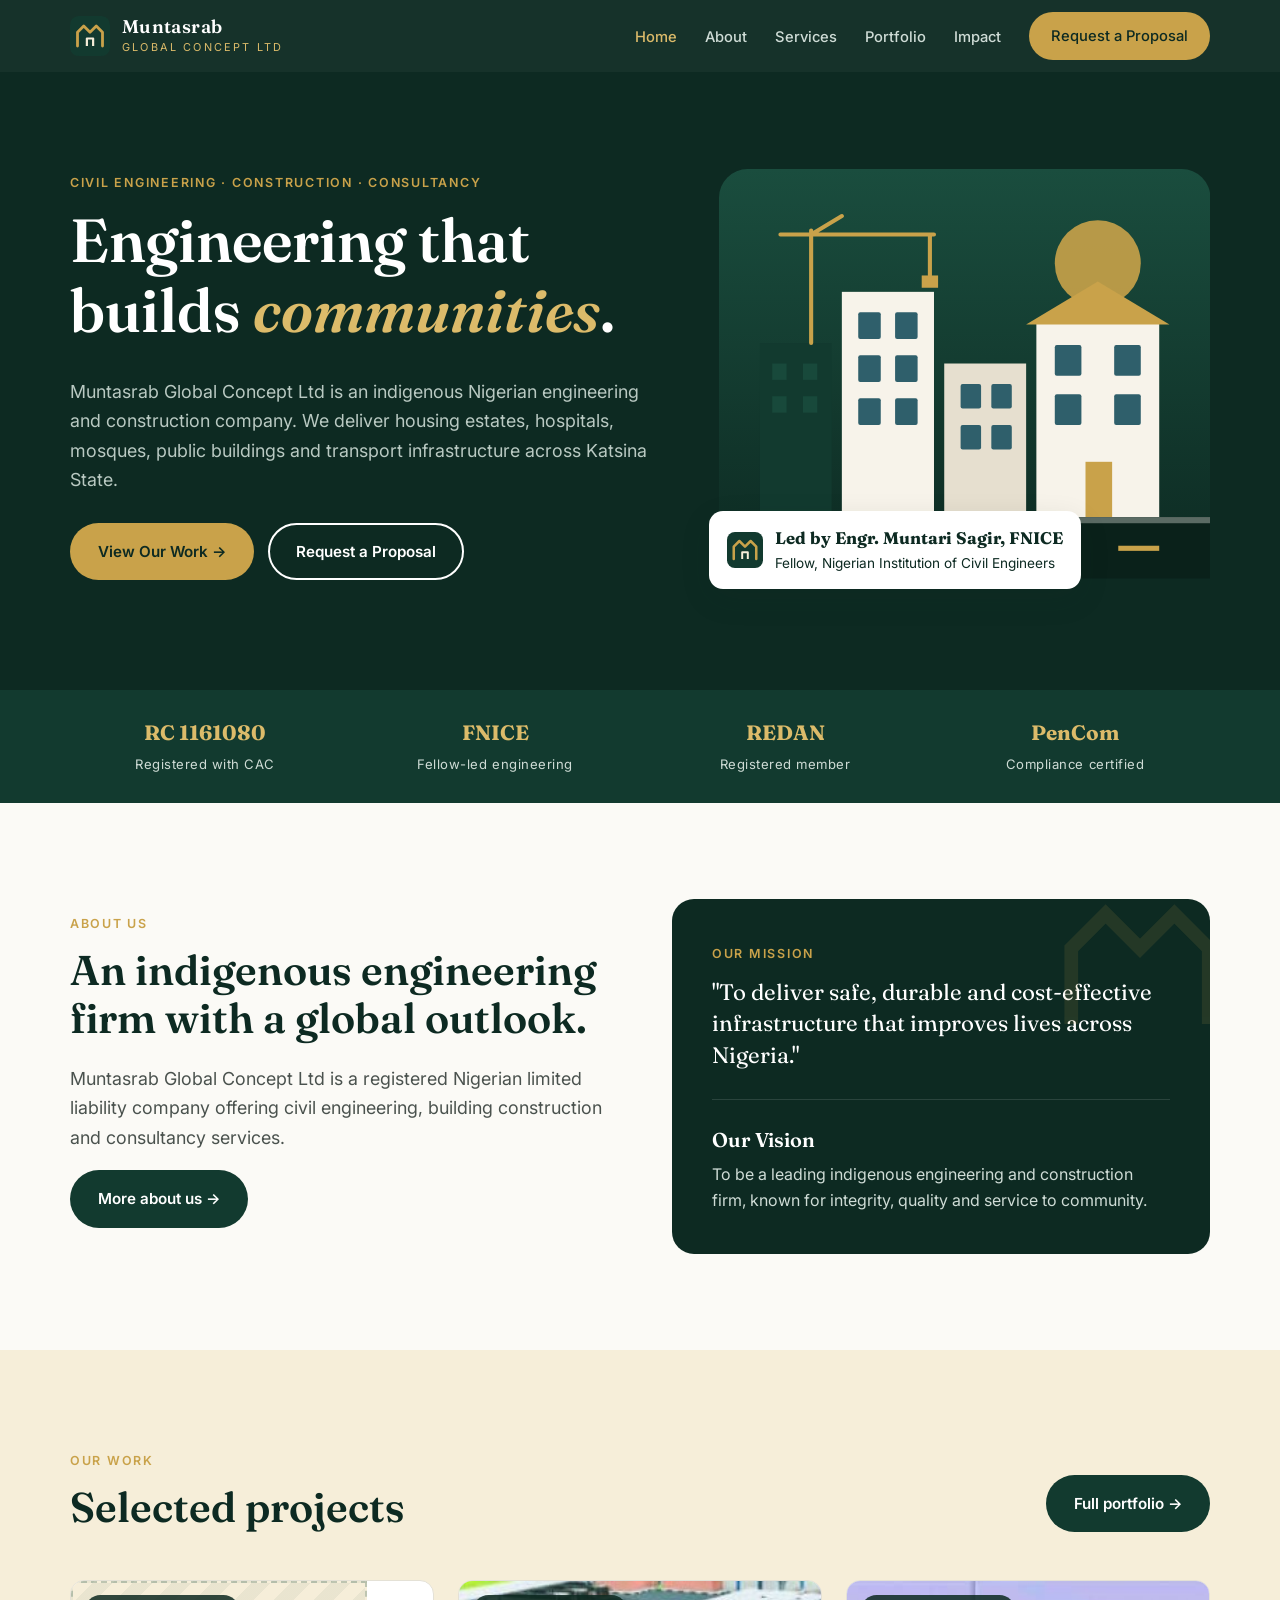
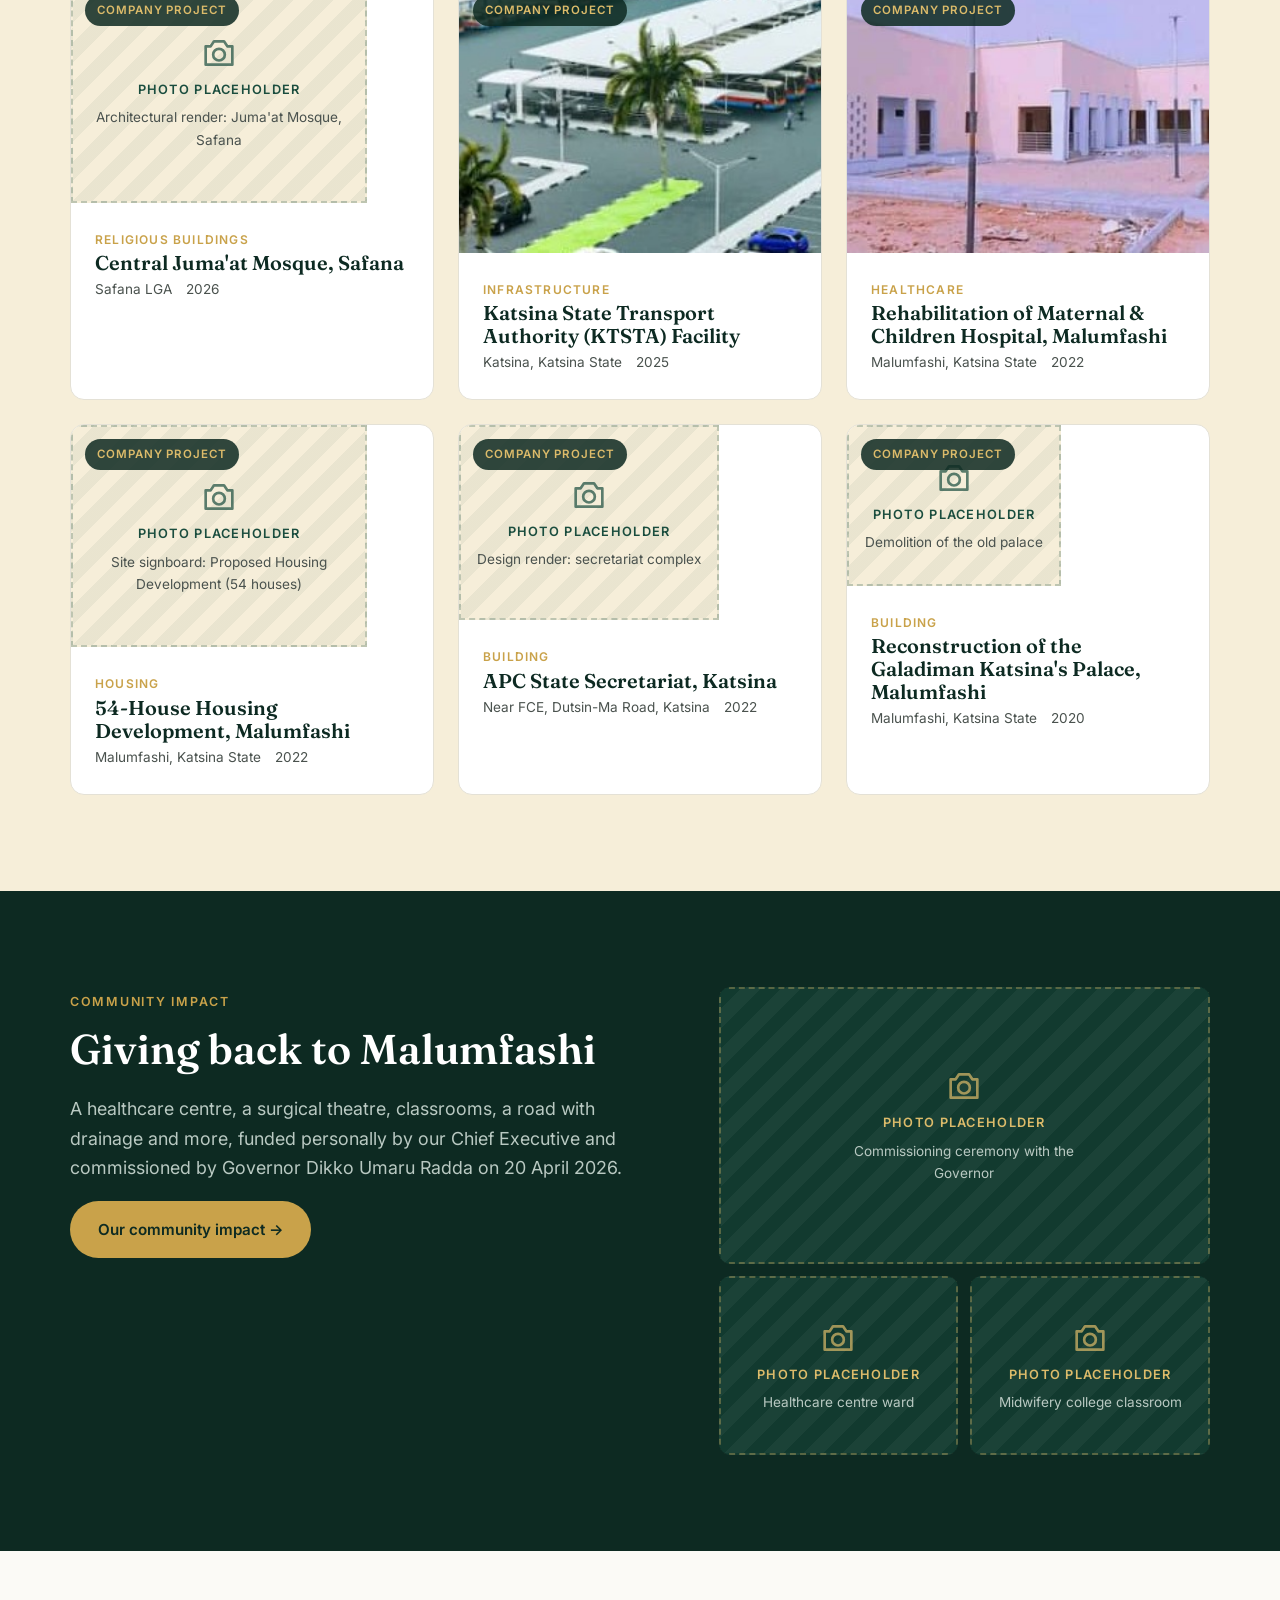
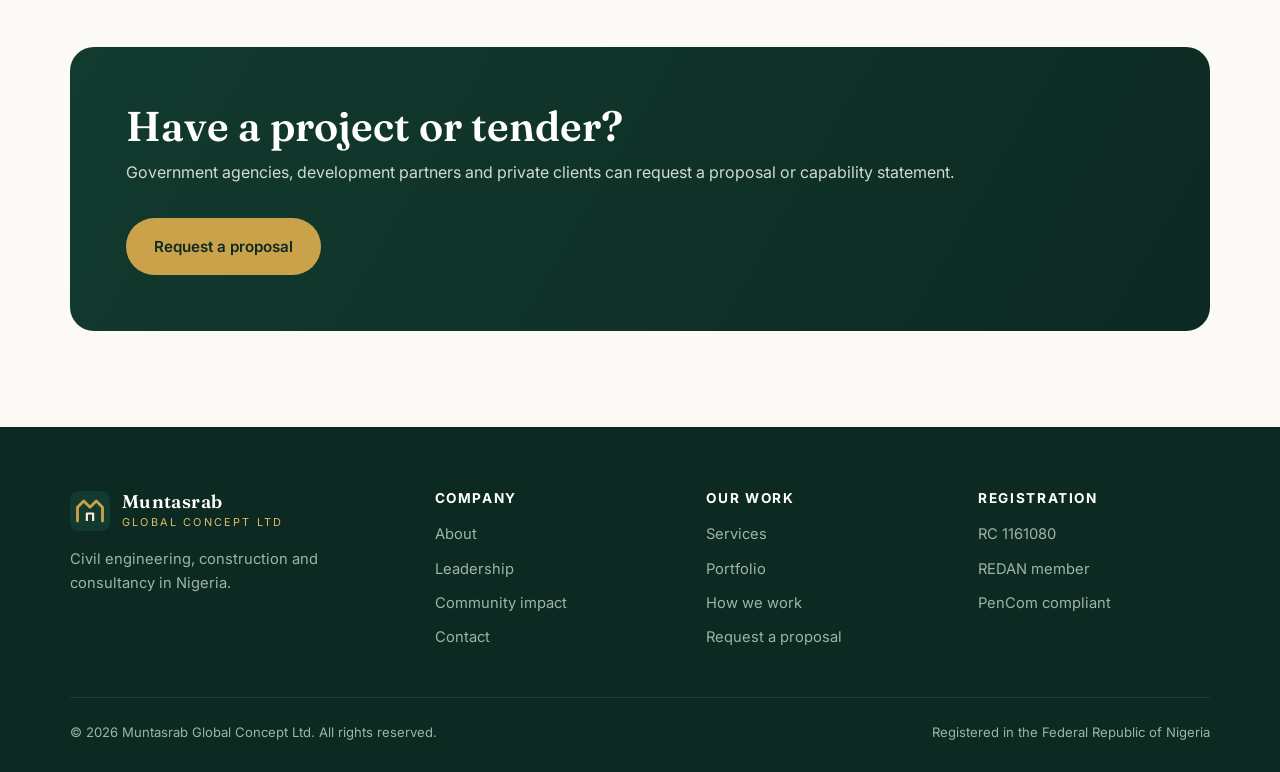
<file: index.html>
<!doctype html>
<html lang="en">
<head>
  <meta charset="utf-8">
  <meta name="viewport" content="width=device-width, initial-scale=1">
  <title>Muntasrab Global Concept Ltd — Civil Engineering &amp; Construction</title>
  <meta name="description" content="Muntasrab Global Concept Ltd (RC 1161080) is a Nigerian civil engineering, construction and consultancy company led by Engr. Muntari Sagir Malumfashi, FNICE.">
  <link rel="icon" href="assets/logo.svg" type="image/svg+xml">
  <link rel="preconnect" href="https://fonts.googleapis.com">
  <link rel="preconnect" href="https://fonts.gstatic.com" crossorigin>
  <link href="https://fonts.googleapis.com/css2?family=Fraunces:ital,opsz,wght@0,9..144,500;0,9..144,600;1,9..144,500&family=Inter:wght@400;500;600;700&display=swap" rel="stylesheet">
  <link rel="stylesheet" href="css/styles.css">
</head>
<body>

  <header class="site-header">
    <div class="container nav">
      <a class="brand" href="index.html" aria-label="Muntasrab Global Concept — home">
        <img class="brand-mark" src="assets/logo.svg" alt="">
        <span class="brand-text">
          <span class="brand-name">Muntasrab</span><br>
          <span class="brand-sub">Global Concept Ltd</span>
        </span>
      </a>
      <button class="nav-toggle" aria-label="Open menu" aria-expanded="false" aria-controls="nav-links">
        <span></span><span></span><span></span>
      </button>
      <ul class="nav-links" id="nav-links">
        <li><a href="index.html" aria-current="page">Home</a></li>
        <li><a href="about.html">About</a></li>
        <li><a href="services.html">Services</a></li>
        <li><a href="portfolio.html">Portfolio</a></li>
        <li><a href="impact.html">Impact</a></li>
        <li><a class="btn btn--gold" href="contact.html">Request a Proposal</a></li>
      </ul>
    </div>
  </header>

  <main>
    <!-- Hero -->
    <section class="hero">
      <div class="container hero-inner">
        <div>
          <span class="eyebrow">Civil Engineering · Construction · Consultancy</span>
          <h1>Engineering that builds <em>communities</em>.</h1>
          <p class="lead">Muntasrab Global Concept Ltd is an indigenous Nigerian engineering and construction company. We deliver housing estates, hospitals, mosques, public buildings and transport infrastructure across Katsina State.</p>
          <div class="hero-actions">
            <a class="btn btn--gold" href="portfolio.html">View Our Work →</a>
            <a class="btn btn--outline" href="contact.html">Request a Proposal</a>
          </div>
        </div>
        <div class="hero-art">
          <svg viewBox="0 0 480 400" aria-hidden="true">
            <defs>
              <linearGradient id="hs" x1="0" y1="0" x2="0" y2="1">
                <stop offset="0" stop-color="#1a4d3e"/><stop offset="1" stop-color="#0d2a22"/>
              </linearGradient>
            </defs>
            <rect width="480" height="400" rx="28" fill="url(#hs)"/>
            <circle cx="370" cy="92" r="42" fill="#c9a24a" opacity="0.9"/>
            <rect x="40" y="170" width="70" height="170" fill="#123a2f"/>
            <rect x="120" y="120" width="90" height="220" fill="#f7f3ea"/>
            <rect x="220" y="190" width="80" height="150" fill="#e6dfcf"/>
            <rect x="310" y="150" width="120" height="190" fill="#f7f3ea"/>
            <polygon points="300,152 370,110 440,152" fill="#c9a24a"/>
            <g fill="#2f5f6b">
              <rect x="136" y="140" width="22" height="26" rx="2"/><rect x="172" y="140" width="22" height="26" rx="2"/>
              <rect x="136" y="182" width="22" height="26" rx="2"/><rect x="172" y="182" width="22" height="26" rx="2"/>
              <rect x="136" y="224" width="22" height="26" rx="2"/><rect x="172" y="224" width="22" height="26" rx="2"/>
              <rect x="236" y="210" width="20" height="24" rx="2"/><rect x="266" y="210" width="20" height="24" rx="2"/>
              <rect x="236" y="250" width="20" height="24" rx="2"/><rect x="266" y="250" width="20" height="24" rx="2"/>
              <rect x="328" y="172" width="26" height="30" rx="2"/><rect x="386" y="172" width="26" height="30" rx="2"/>
              <rect x="328" y="220" width="26" height="30" rx="2"/><rect x="386" y="220" width="26" height="30" rx="2"/>
            </g>
            <g fill="#1a4d3e" opacity="0.8">
              <rect x="52" y="190" width="14" height="16"/><rect x="82" y="190" width="14" height="16"/>
              <rect x="52" y="222" width="14" height="16"/><rect x="82" y="222" width="14" height="16"/>
            </g>
            <rect x="358" y="286" width="26" height="54" fill="#c9a24a"/>
            <g stroke="#c9a24a" stroke-width="4" fill="none" stroke-linecap="round">
              <path d="M90 170V60M60 64h150M90 64l30 -18M206 64v40"/>
            </g>
            <rect x="198" y="104" width="16" height="12" fill="#c9a24a"/>
            <!-- road with drainage -->
            <rect x="0" y="340" width="480" height="60" fill="#0a211a"/>
            <rect x="0" y="340" width="480" height="6" fill="#5b6b64"/>
            <g fill="#c9a24a"><rect x="30" y="368" width="40" height="5"/><rect x="120" y="368" width="40" height="5"/><rect x="210" y="368" width="40" height="5"/><rect x="300" y="368" width="40" height="5"/><rect x="390" y="368" width="40" height="5"/></g>
          </svg>
          <div class="hero-badge">
            <img src="assets/logo.svg" alt="" width="36" height="36">
            <div><strong>Led by Engr. Muntari Sagir, FNICE</strong>Fellow, Nigerian Institution of Civil Engineers</div>
          </div>
        </div>
      </div>
    </section>

    <!-- Credentials -->
    <section class="creds" aria-label="Company credentials">
      <div class="container creds-grid">
        <div><strong>RC 1161080</strong><span>Registered with CAC</span></div>
        <div><strong>FNICE</strong><span>Fellow-led engineering</span></div>
        <div><strong>REDAN</strong><span>Registered member</span></div>
        <div><strong>PenCom</strong><span>Compliance certified</span></div>
      </div>
    </section>

    <!-- About -->
    <section class="section" id="about">
      <div class="container split">
        <div class="reveal">
          <span class="eyebrow">About Us</span>
          <h2>An indigenous engineering firm with a global outlook.</h2>
          <p class="lead">Muntasrab Global Concept Ltd is a registered Nigerian limited liability company offering civil engineering, building construction and consultancy services.</p>
          <p><a class="btn btn--green" href="about.html">More about us →</a></p>
        </div>
        <div class="about-card reveal">
          <svg class="pattern" viewBox="0 0 64 64" aria-hidden="true"><path d="M12 48V26l10-10 10 10 10-10 10 10v22" fill="none" stroke="#c9a24a" stroke-width="4"/></svg>
          <span class="eyebrow">Our Mission</span>
          <!-- TODO: confirm mission and vision wording with the company -->
          <p class="quote">"To deliver safe, durable and cost-effective infrastructure that improves lives across Nigeria."</p>
          <hr style="border:0;border-top:1px solid rgba(255,255,255,.12);margin:28px 0">
          <h3>Our Vision</h3>
          <p style="margin:0">To be a leading indigenous engineering and construction firm, known for integrity, quality and service to community.</p>
        </div>
      </div>
    </section>

    <!-- Featured company projects (rendered from js/projects.js) -->
    <section class="section section--tint" id="projects">
      <div class="container">
        <div class="section-head reveal" style="display:flex;justify-content:space-between;align-items:flex-end;max-width:none;gap:24px;flex-wrap:wrap">
          <div>
            <span class="eyebrow">Our Work</span>
            <h2 style="margin:0">Selected projects</h2>
          </div>
          <a class="btn btn--green" href="portfolio.html">Full portfolio →</a>
        </div>
        <div class="project-grid" data-project-grid data-group="company" data-featured data-limit="6"></div>
      </div>
    </section>

    <!-- Community impact teaser (full details on impact.html) -->
    <section class="section section--dark" id="impact">
      <div class="container impact-grid">
        <div class="reveal">
          <span class="eyebrow">Community Impact</span>
          <h2>Giving back to Malumfashi</h2>
          <p class="lead" style="color:#b9c9c2">A healthcare centre, a surgical theatre, classrooms, a road with drainage and more, funded personally by our Chief Executive and commissioned by Governor Dikko Umaru Radda on 20 April 2026.</p>
          <a class="btn btn--gold" href="impact.html">Our community impact →</a>
        </div>
        <div class="impact-photos reveal">
          <div data-photo="Commissioning ceremony with the Governor"></div>
          <div data-photo="Healthcare centre ward"></div>
          <div data-photo="Midwifery college classroom"></div>
        </div>
      </div>
    </section>

    <!-- CTA -->
    <section class="container" style="padding:96px 20px">
      <div class="cta-band reveal">
        <div>
          <h2>Have a project or tender?</h2>
          <p>Government agencies, development partners and private clients can request a proposal or capability statement.</p>
        </div>
        <a class="btn btn--gold" href="contact.html">Request a proposal</a>
      </div>
    </section>
  </main>

  <footer class="site-footer">
    <div class="container">
      <div class="footer-grid">
        <div>
          <a class="brand" href="index.html">
            <img class="brand-mark" src="assets/logo.svg" alt="">
            <span class="brand-text"><span class="brand-name">Muntasrab</span><br><span class="brand-sub">Global Concept Ltd</span></span>
          </a>
          <p style="margin-top:16px">Civil engineering, construction and consultancy in Nigeria.</p>
        </div>
        <div>
          <h4>Company</h4>
          <ul><li><a href="about.html">About</a></li><li><a href="about.html#leadership">Leadership</a></li><li><a href="impact.html">Community impact</a></li><li><a href="contact.html">Contact</a></li></ul>
        </div>
        <div>
          <h4>Our Work</h4>
          <ul><li><a href="services.html">Services</a></li><li><a href="portfolio.html">Portfolio</a></li><li><a href="services.html#process">How we work</a></li><li><a href="contact.html">Request a proposal</a></li></ul>
        </div>
        <div>
          <h4>Registration</h4>
          <ul><li>RC 1161080</li><li>REDAN member</li><li>PenCom compliant</li></ul>
        </div>
      </div>
      <div class="footer-bottom">
        <span>© <span data-year>2026</span> Muntasrab Global Concept Ltd. All rights reserved.</span>
        <span>Registered in the Federal Republic of Nigeria</span>
      </div>
    </div>
  </footer>

  <script src="js/projects.js"></script>
  <script src="js/main.js"></script>
</body>
</html>
</file>
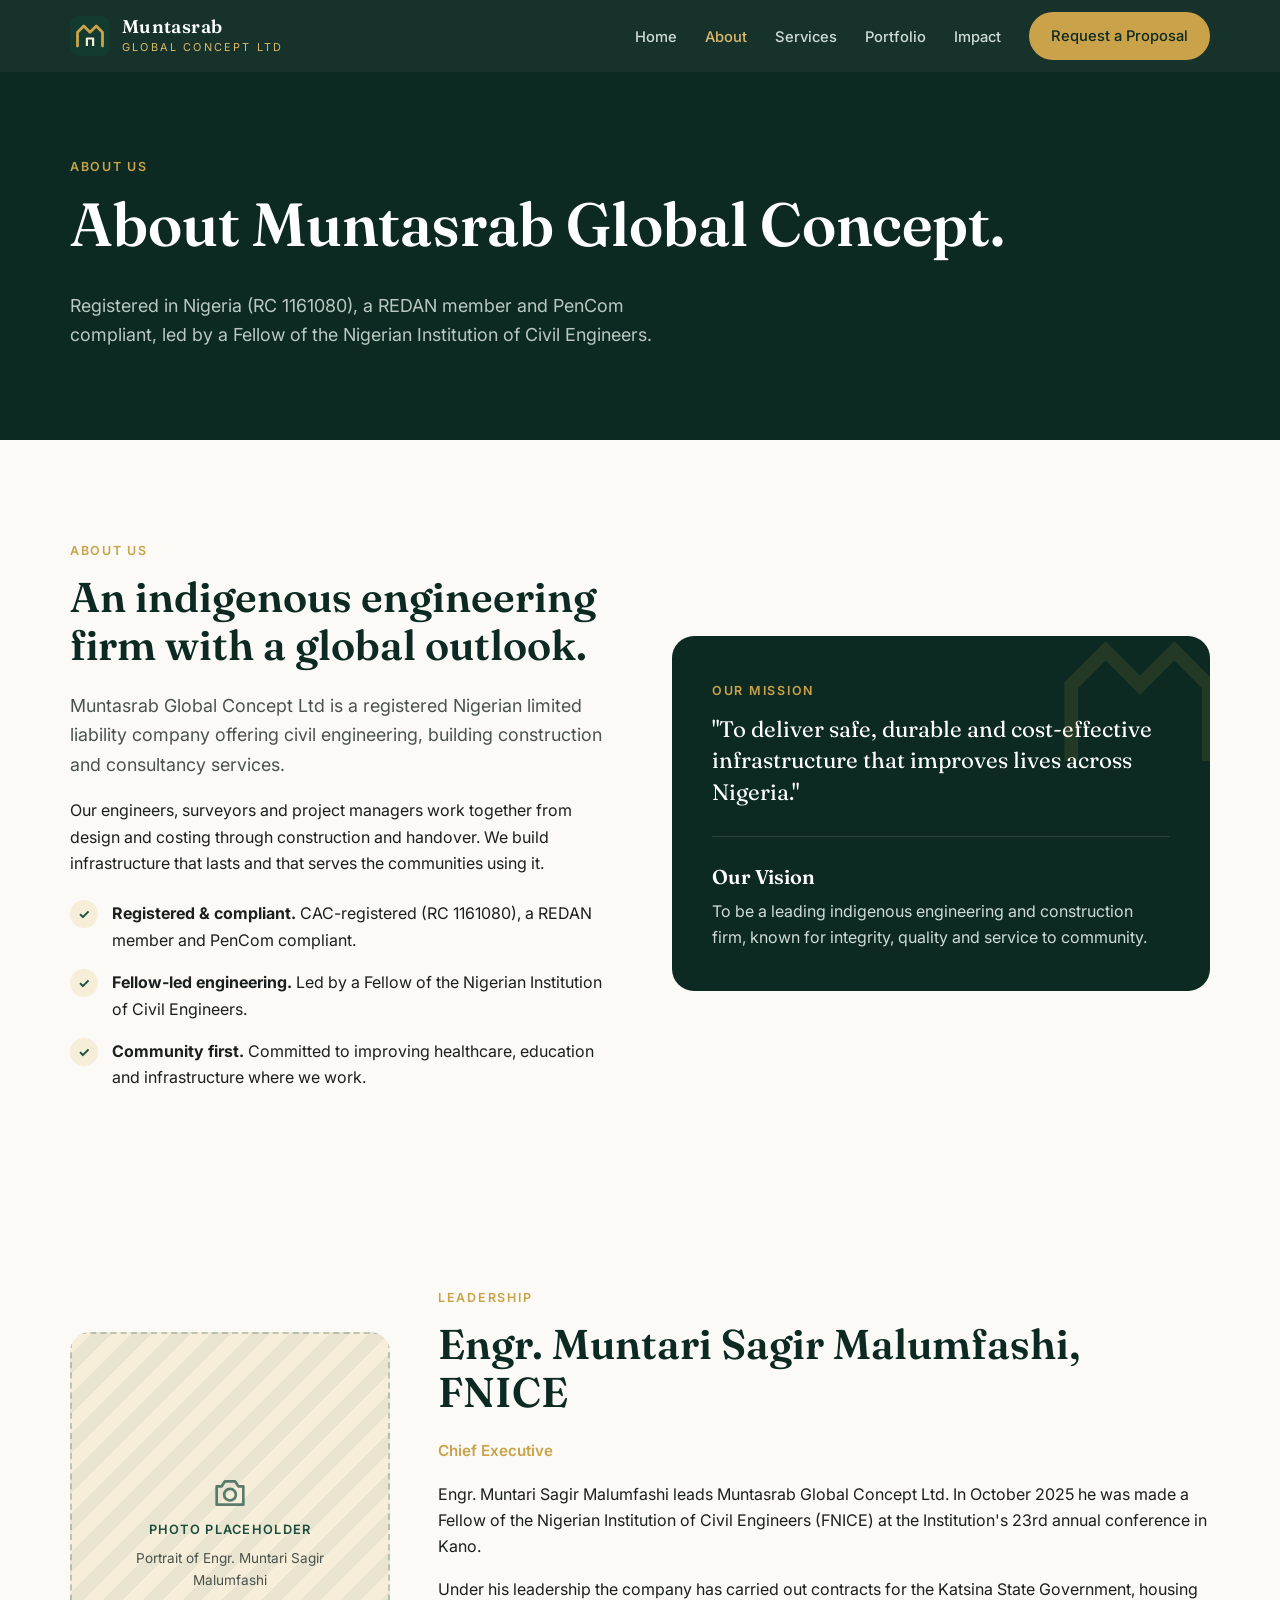
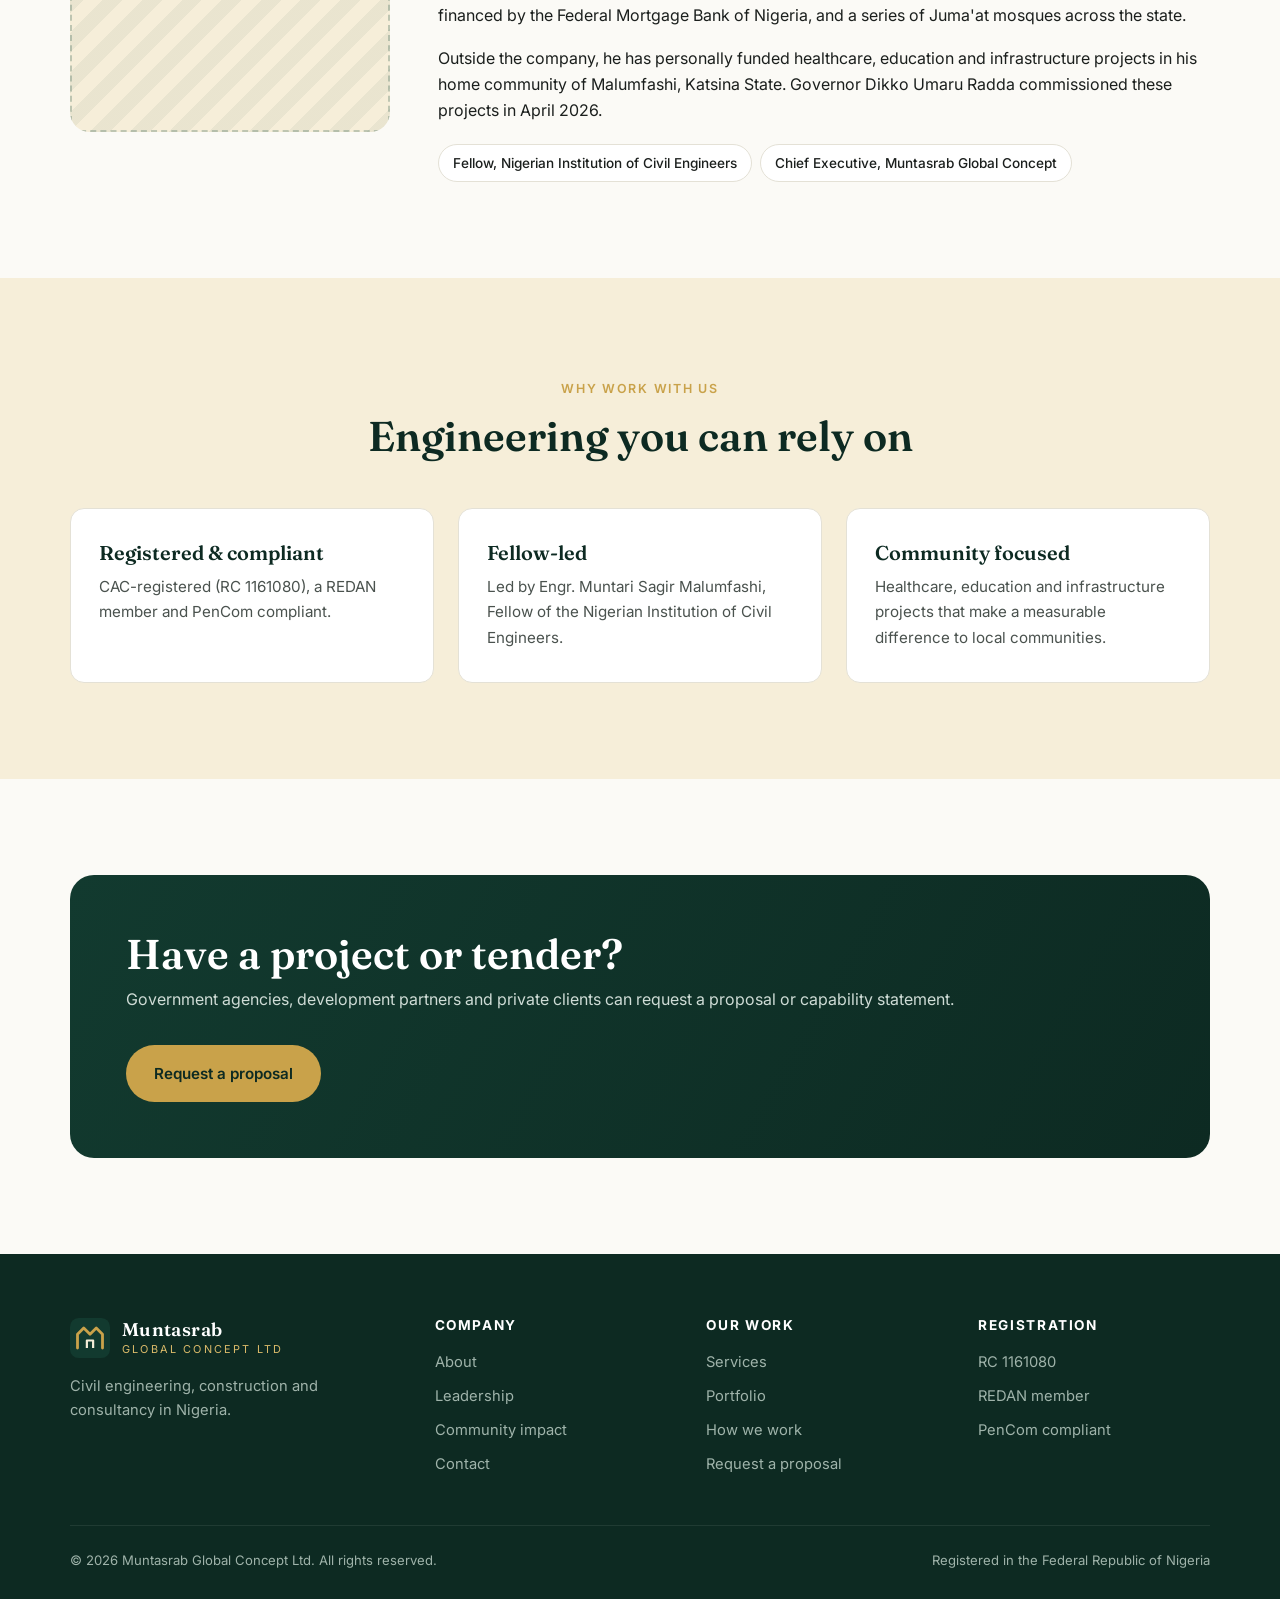
<file: about.html>
<!doctype html>
<html lang="en">
<head>
  <meta charset="utf-8">
  <meta name="viewport" content="width=device-width, initial-scale=1">
  <title>About — Muntasrab Global Concept Ltd</title>
  <meta name="description" content="About Muntasrab Global Concept Ltd, its mission and its leadership under Engr. Muntari Sagir Malumfashi, FNICE.">
  <link rel="icon" href="assets/logo.svg" type="image/svg+xml">
  <link rel="preconnect" href="https://fonts.googleapis.com">
  <link rel="preconnect" href="https://fonts.gstatic.com" crossorigin>
  <link href="https://fonts.googleapis.com/css2?family=Fraunces:ital,opsz,wght@0,9..144,500;0,9..144,600;1,9..144,500&family=Inter:wght@400;500;600;700&display=swap" rel="stylesheet">
  <link rel="stylesheet" href="css/styles.css">
</head>
<body>

  <header class="site-header">
    <div class="container nav">
      <a class="brand" href="index.html" aria-label="Muntasrab Global Concept — home">
        <img class="brand-mark" src="assets/logo.svg" alt="">
        <span class="brand-text">
          <span class="brand-name">Muntasrab</span><br>
          <span class="brand-sub">Global Concept Ltd</span>
        </span>
      </a>
      <button class="nav-toggle" aria-label="Open menu" aria-expanded="false" aria-controls="nav-links">
        <span></span><span></span><span></span>
      </button>
      <ul class="nav-links" id="nav-links">
        <li><a href="index.html">Home</a></li>
        <li><a href="about.html" aria-current="page">About</a></li>
        <li><a href="services.html">Services</a></li>
        <li><a href="portfolio.html">Portfolio</a></li>
        <li><a href="impact.html">Impact</a></li>
        <li><a class="btn btn--gold" href="contact.html">Request a Proposal</a></li>
      </ul>
    </div>
  </header>

  <main>
    <section class="page-hero">
      <div class="container">
        <span class="eyebrow">About Us</span>
        <h1>About Muntasrab Global Concept.</h1>
        <p class="lead" style="color:#b9c9c2">Registered in Nigeria (RC 1161080), a REDAN member and PenCom compliant, led by a Fellow of the Nigerian Institution of Civil Engineers.</p>
      </div>
    </section>

    <!-- About -->
    <section class="section" id="about">
      <div class="container split">
        <div class="reveal">
          <span class="eyebrow">About Us</span>
          <h2>An indigenous engineering firm with a global outlook.</h2>
          <p class="lead">Muntasrab Global Concept Ltd is a registered Nigerian limited liability company offering civil engineering, building construction and consultancy services.</p>
          <!-- TODO: confirm this description with the company -->
          <p>Our engineers, surveyors and project managers work together from design and costing through construction and handover. We build infrastructure that lasts and that serves the communities using it.</p>
          <ul class="value-list">
            <li><span class="tick">✓</span><div><strong>Registered &amp; compliant.</strong> CAC-registered (RC 1161080), a REDAN member and PenCom compliant.</div></li>
            <li><span class="tick">✓</span><div><strong>Fellow-led engineering.</strong> Led by a Fellow of the Nigerian Institution of Civil Engineers.</div></li>
            <li><span class="tick">✓</span><div><strong>Community first.</strong> Committed to improving healthcare, education and infrastructure where we work.</div></li>
          </ul>
        </div>
        <div class="about-card reveal">
          <svg class="pattern" viewBox="0 0 64 64" aria-hidden="true"><path d="M12 48V26l10-10 10 10 10-10 10 10v22" fill="none" stroke="#c9a24a" stroke-width="4"/></svg>
          <span class="eyebrow">Our Mission</span>
          <!-- TODO: confirm mission and vision wording with the company -->
          <p class="quote">"To deliver safe, durable and cost-effective infrastructure that improves lives across Nigeria."</p>
          <hr style="border:0;border-top:1px solid rgba(255,255,255,.12);margin:28px 0">
          <h3>Our Vision</h3>
          <p style="margin:0">To be a leading indigenous engineering and construction firm, known for integrity, quality and service to community.</p>
        </div>
      </div>
    </section>

    <!-- Leadership -->
    <section class="section" id="leadership">
      <div class="container leader">
        <div class="leader-photo reveal" data-photo="Portrait of Engr. Muntari Sagir Malumfashi"></div>
        <div class="reveal">
          <span class="eyebrow">Leadership</span>
          <h2>Engr. Muntari Sagir Malumfashi, FNICE</h2>
          <p class="leader-role">Chief Executive</p>
          <p>Engr. Muntari Sagir Malumfashi leads Muntasrab Global Concept Ltd. In October 2025 he was made a Fellow of the Nigerian Institution of Civil Engineers (FNICE) at the Institution's 23rd annual conference in Kano.</p>
          <p>Under his leadership the company has carried out contracts for the Katsina State Government, housing financed by the Federal Mortgage Bank of Nigeria, and a series of Juma'at mosques across the state.</p>
          <p>Outside the company, he has personally funded healthcare, education and infrastructure projects in his home community of Malumfashi, Katsina State. Governor Dikko Umaru Radda commissioned these projects in April 2026.</p>
          <ul class="creds-list">
            <li>Fellow, Nigerian Institution of Civil Engineers</li>
            <li>Chief Executive, Muntasrab Global Concept</li>
          </ul>
        </div>
      </div>
    </section>

    <section class="section section--tint">
      <div class="container">
        <div class="section-head section-head--center reveal">
          <span class="eyebrow">Why Work With Us</span>
          <h2>Engineering you can rely on</h2>
        </div>
        <div class="grid-3">
          <article class="card reveal">
            <h3>Registered &amp; compliant</h3>
            <p>CAC-registered (RC 1161080), a REDAN member and PenCom compliant.</p>
          </article>
          <article class="card reveal">
            <h3>Fellow-led</h3>
            <p>Led by Engr. Muntari Sagir Malumfashi, Fellow of the Nigerian Institution of Civil Engineers.</p>
          </article>
          <article class="card reveal">
            <h3>Community focused</h3>
            <p>Healthcare, education and infrastructure projects that make a measurable difference to local communities.</p>
          </article>
        </div>
      </div>
    </section>

    <!-- CTA -->
    <section class="container" style="padding:96px 20px">
      <div class="cta-band reveal">
        <div>
          <h2>Have a project or tender?</h2>
          <p>Government agencies, development partners and private clients can request a proposal or capability statement.</p>
        </div>
        <a class="btn btn--gold" href="contact.html">Request a proposal</a>
      </div>
    </section>
  </main>

  <footer class="site-footer">
    <div class="container">
      <div class="footer-grid">
        <div>
          <a class="brand" href="index.html">
            <img class="brand-mark" src="assets/logo.svg" alt="">
            <span class="brand-text"><span class="brand-name">Muntasrab</span><br><span class="brand-sub">Global Concept Ltd</span></span>
          </a>
          <p style="margin-top:16px">Civil engineering, construction and consultancy in Nigeria.</p>
        </div>
        <div>
          <h4>Company</h4>
          <ul><li><a href="about.html">About</a></li><li><a href="about.html#leadership">Leadership</a></li><li><a href="impact.html">Community impact</a></li><li><a href="contact.html">Contact</a></li></ul>
        </div>
        <div>
          <h4>Our Work</h4>
          <ul><li><a href="services.html">Services</a></li><li><a href="portfolio.html">Portfolio</a></li><li><a href="services.html#process">How we work</a></li><li><a href="contact.html">Request a proposal</a></li></ul>
        </div>
        <div>
          <h4>Registration</h4>
          <ul><li>RC 1161080</li><li>REDAN member</li><li>PenCom compliant</li></ul>
        </div>
      </div>
      <div class="footer-bottom">
        <span>© <span data-year>2026</span> Muntasrab Global Concept Ltd. All rights reserved.</span>
        <span>Registered in the Federal Republic of Nigeria</span>
      </div>
    </div>
  </footer>

  <script src="js/main.js"></script>
</body>
</html>
</file>
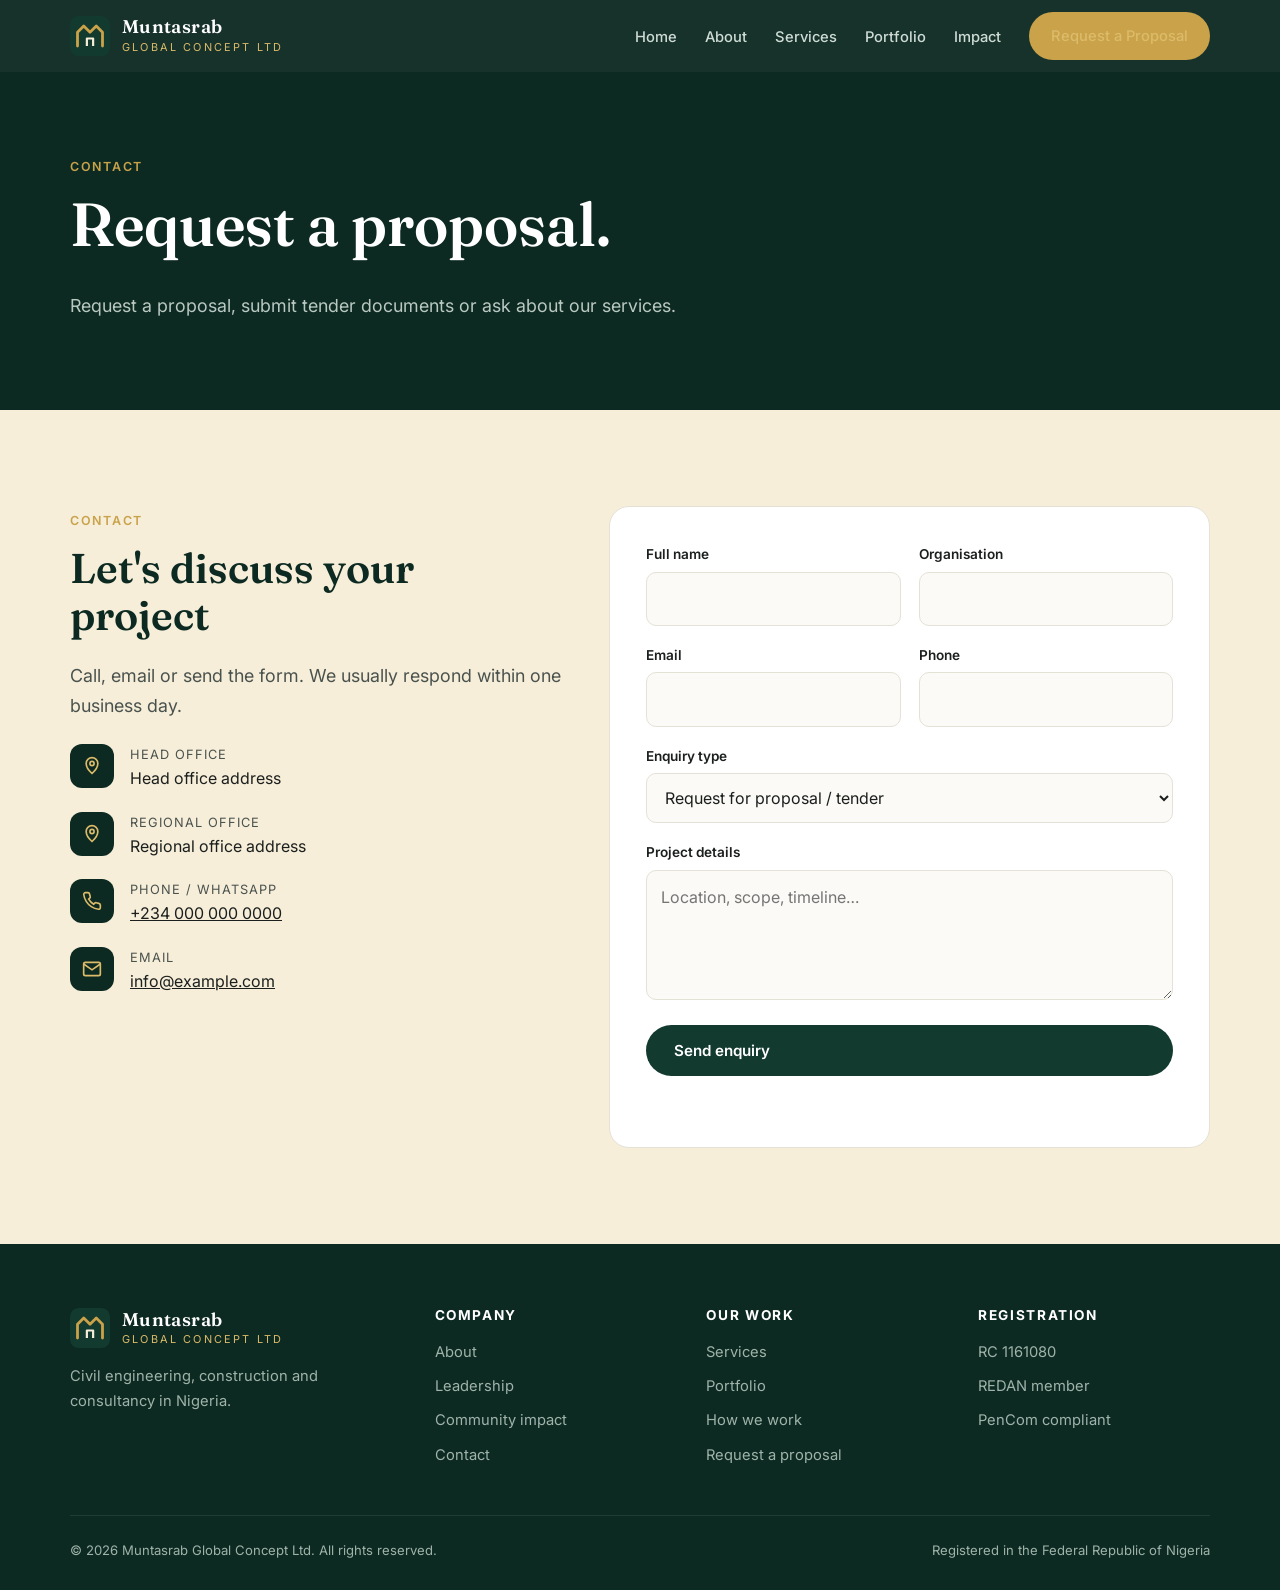
<file: contact.html>
<!doctype html>
<html lang="en">
<head>
  <meta charset="utf-8">
  <meta name="viewport" content="width=device-width, initial-scale=1">
  <title>Contact — Muntasrab Global Concept Ltd</title>
  <meta name="description" content="Contact Muntasrab Global Concept Ltd or request a proposal.">
  <link rel="icon" href="assets/logo.svg" type="image/svg+xml">
  <link rel="preconnect" href="https://fonts.googleapis.com">
  <link rel="preconnect" href="https://fonts.gstatic.com" crossorigin>
  <link href="https://fonts.googleapis.com/css2?family=Fraunces:ital,opsz,wght@0,9..144,500;0,9..144,600;1,9..144,500&family=Inter:wght@400;500;600;700&display=swap" rel="stylesheet">
  <link rel="stylesheet" href="css/styles.css">
</head>
<body>

  <header class="site-header">
    <div class="container nav">
      <a class="brand" href="index.html" aria-label="Muntasrab Global Concept — home">
        <img class="brand-mark" src="assets/logo.svg" alt="">
        <span class="brand-text">
          <span class="brand-name">Muntasrab</span><br>
          <span class="brand-sub">Global Concept Ltd</span>
        </span>
      </a>
      <button class="nav-toggle" aria-label="Open menu" aria-expanded="false" aria-controls="nav-links">
        <span></span><span></span><span></span>
      </button>
      <ul class="nav-links" id="nav-links">
        <li><a href="index.html">Home</a></li>
        <li><a href="about.html">About</a></li>
        <li><a href="services.html">Services</a></li>
        <li><a href="portfolio.html">Portfolio</a></li>
        <li><a href="impact.html">Impact</a></li>
        <li><a class="btn btn--gold" href="contact.html" aria-current="page">Request a Proposal</a></li>
      </ul>
    </div>
  </header>

  <main>
    <section class="page-hero">
      <div class="container">
        <span class="eyebrow">Contact</span>
        <h1>Request a proposal.</h1>
        <p class="lead" style="color:#b9c9c2">Request a proposal, submit tender documents or ask about our services.</p>
      </div>
    </section>

    <!-- Contact -->
    <section class="section section--tint" id="contact">
      <div class="container contact-grid">
        <div class="reveal">
          <span class="eyebrow">Contact</span>
          <h2>Let's discuss your project</h2>
          <p class="lead">Call, email or send the form. We usually respond within one business day.</p>
          <!-- TODO: replace every placeholder below with the company's confirmed details -->
          <ul class="contact-list">
            <li>
              <span class="ico"><svg viewBox="0 0 24 24" fill="none" stroke="currentColor" stroke-width="2"><path d="M12 21s-7-6.2-7-12a7 7 0 0 1 14 0c0 5.8-7 12-7 12z"/><circle cx="12" cy="9" r="2.5"/></svg></span>
              <div><small>Head office</small>Head office address</div>
            </li>
            <li>
              <span class="ico"><svg viewBox="0 0 24 24" fill="none" stroke="currentColor" stroke-width="2"><path d="M12 21s-7-6.2-7-12a7 7 0 0 1 14 0c0 5.8-7 12-7 12z"/><circle cx="12" cy="9" r="2.5"/></svg></span>
              <div><small>Regional office</small>Regional office address</div>
            </li>
            <li>
              <span class="ico"><svg viewBox="0 0 24 24" fill="none" stroke="currentColor" stroke-width="2"><path d="M22 16.9v3a2 2 0 0 1-2.2 2 19.8 19.8 0 0 1-8.6-3.1 19.5 19.5 0 0 1-6-6A19.8 19.8 0 0 1 2.1 4.2 2 2 0 0 1 4.1 2h3a2 2 0 0 1 2 1.7c.1.9.4 1.8.7 2.7a2 2 0 0 1-.5 2.1L8 9.8a16 16 0 0 0 6 6l1.3-1.3a2 2 0 0 1 2.1-.4c.9.3 1.8.6 2.7.7a2 2 0 0 1 1.7 2z"/></svg></span>
              <div><small>Phone / WhatsApp</small><a href="tel:+2340000000000">+234 000 000 0000</a></div>
            </li>
            <li>
              <span class="ico"><svg viewBox="0 0 24 24" fill="none" stroke="currentColor" stroke-width="2"><rect x="2" y="4" width="20" height="16" rx="2"/><path d="M22 6l-10 7L2 6"/></svg></span>
              <div><small>Email</small><a href="mailto:info@example.com">info@example.com</a></div>
            </li>
          </ul>
        </div>
        <form class="form reveal" id="contact-form" data-email="info@example.com">
          <div class="form-row">
            <div class="field"><label for="f-name">Full name</label><input id="f-name" name="name" required autocomplete="name"></div>
            <div class="field"><label for="f-org">Organisation</label><input id="f-org" name="org" autocomplete="organization"></div>
          </div>
          <div class="form-row">
            <div class="field"><label for="f-email">Email</label><input id="f-email" name="email" type="email" required autocomplete="email"></div>
            <div class="field"><label for="f-phone">Phone</label><input id="f-phone" name="phone" type="tel" autocomplete="tel"></div>
          </div>
          <div class="field">
            <label for="f-service">Enquiry type</label>
            <select id="f-service" name="service">
              <option>Request for proposal / tender</option>
              <option>Civil engineering &amp; infrastructure</option>
              <option>Building construction</option>
              <option>Housing development</option>
              <option>Quantity surveying</option>
              <option>Consultancy / ESIA</option>
              <option>Careers</option>
              <option>Other</option>
            </select>
          </div>
          <div class="field"><label for="f-msg">Project details</label><textarea id="f-msg" name="message" required placeholder="Location, scope, timeline…"></textarea></div>
          <button class="btn btn--green" type="submit">Send enquiry</button>
          <p class="form-status" role="status" aria-live="polite"></p>
        </form>
      </div>
    </section>
  </main>

  <footer class="site-footer">
    <div class="container">
      <div class="footer-grid">
        <div>
          <a class="brand" href="index.html">
            <img class="brand-mark" src="assets/logo.svg" alt="">
            <span class="brand-text"><span class="brand-name">Muntasrab</span><br><span class="brand-sub">Global Concept Ltd</span></span>
          </a>
          <p style="margin-top:16px">Civil engineering, construction and consultancy in Nigeria.</p>
        </div>
        <div>
          <h4>Company</h4>
          <ul><li><a href="about.html">About</a></li><li><a href="about.html#leadership">Leadership</a></li><li><a href="impact.html">Community impact</a></li><li><a href="contact.html">Contact</a></li></ul>
        </div>
        <div>
          <h4>Our Work</h4>
          <ul><li><a href="services.html">Services</a></li><li><a href="portfolio.html">Portfolio</a></li><li><a href="services.html#process">How we work</a></li><li><a href="contact.html">Request a proposal</a></li></ul>
        </div>
        <div>
          <h4>Registration</h4>
          <ul><li>RC 1161080</li><li>REDAN member</li><li>PenCom compliant</li></ul>
        </div>
      </div>
      <div class="footer-bottom">
        <span>© <span data-year>2026</span> Muntasrab Global Concept Ltd. All rights reserved.</span>
        <span>Registered in the Federal Republic of Nigeria</span>
      </div>
    </div>
  </footer>

  <script src="js/main.js"></script>
</body>
</html>
</file>
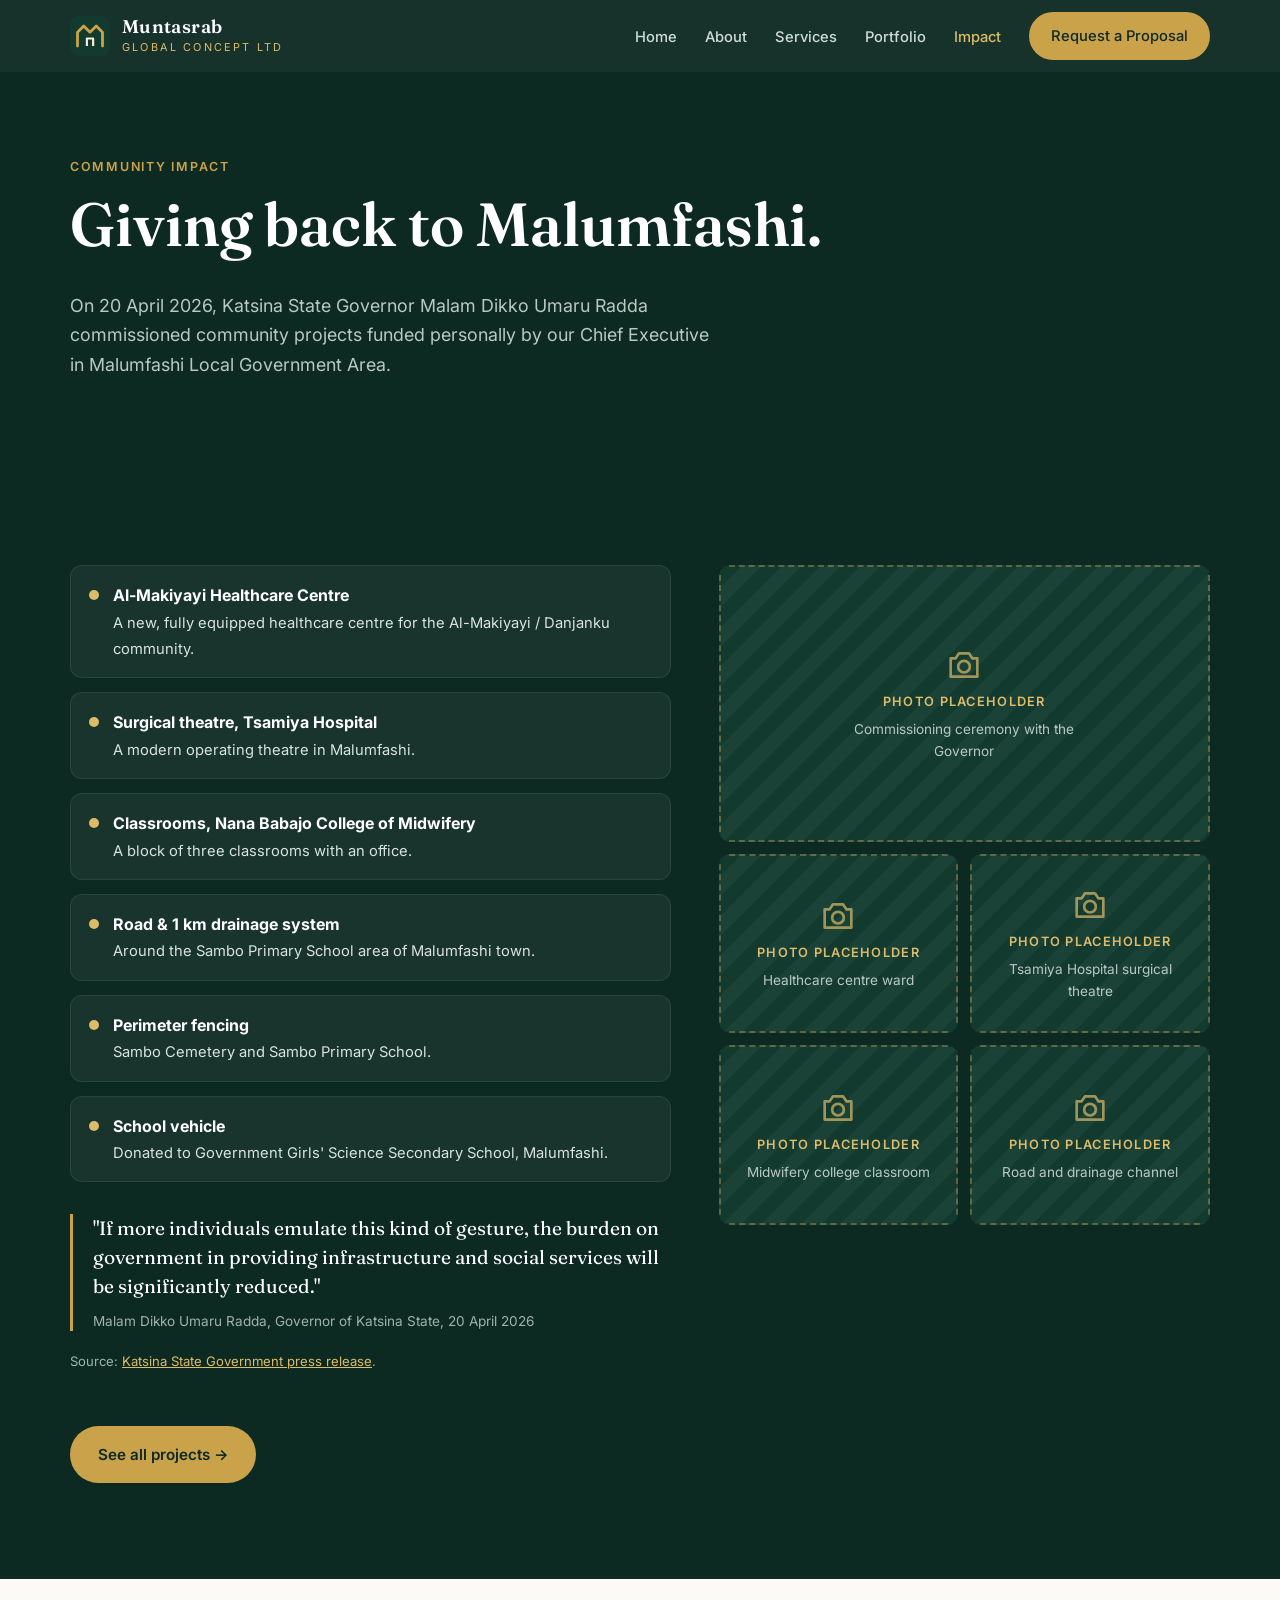
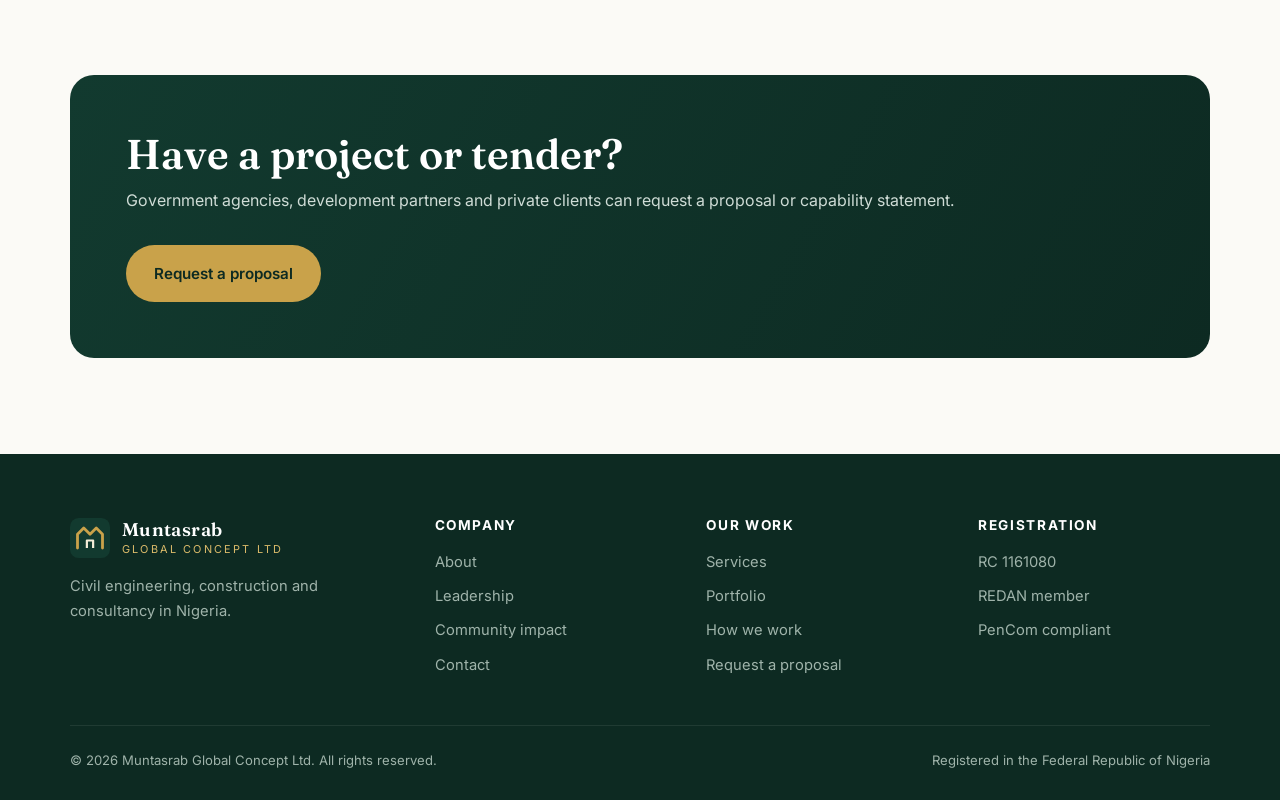
<file: impact.html>
<!doctype html>
<html lang="en">
<head>
  <meta charset="utf-8">
  <meta name="viewport" content="width=device-width, initial-scale=1">
  <title>Community Impact — Muntasrab Global Concept Ltd</title>
  <meta name="description" content="Community projects in Malumfashi funded by Engr. Muntari Sagir Malumfashi and commissioned by Governor Dikko Umaru Radda on 20 April 2026.">
  <link rel="icon" href="assets/logo.svg" type="image/svg+xml">
  <link rel="preconnect" href="https://fonts.googleapis.com">
  <link rel="preconnect" href="https://fonts.gstatic.com" crossorigin>
  <link href="https://fonts.googleapis.com/css2?family=Fraunces:ital,opsz,wght@0,9..144,500;0,9..144,600;1,9..144,500&family=Inter:wght@400;500;600;700&display=swap" rel="stylesheet">
  <link rel="stylesheet" href="css/styles.css">
</head>
<body>

  <header class="site-header">
    <div class="container nav">
      <a class="brand" href="index.html" aria-label="Muntasrab Global Concept — home">
        <img class="brand-mark" src="assets/logo.svg" alt="">
        <span class="brand-text">
          <span class="brand-name">Muntasrab</span><br>
          <span class="brand-sub">Global Concept Ltd</span>
        </span>
      </a>
      <button class="nav-toggle" aria-label="Open menu" aria-expanded="false" aria-controls="nav-links">
        <span></span><span></span><span></span>
      </button>
      <ul class="nav-links" id="nav-links">
        <li><a href="index.html">Home</a></li>
        <li><a href="about.html">About</a></li>
        <li><a href="services.html">Services</a></li>
        <li><a href="portfolio.html">Portfolio</a></li>
        <li><a href="impact.html" aria-current="page">Impact</a></li>
        <li><a class="btn btn--gold" href="contact.html">Request a Proposal</a></li>
      </ul>
    </div>
  </header>

  <main>
    <section class="page-hero">
      <div class="container">
        <span class="eyebrow">Community Impact</span>
        <h1>Giving back to Malumfashi.</h1>
        <p class="lead" style="color:#b9c9c2">On 20 April 2026, Katsina State Governor Malam Dikko Umaru Radda commissioned community projects funded personally by our Chief Executive in Malumfashi Local Government Area.</p>
      </div>
    </section>

    <!-- Community impact -->
    <section class="section section--dark" id="impact">
      <div class="container">
        <div class="impact-grid">
          <div class="reveal">
            <ul class="impact-list">
              <li><span class="dot"></span><div><strong>Al-Makiyayi Healthcare Centre</strong><span>A new, fully equipped healthcare centre for the Al-Makiyayi / Danjanku community.</span></div></li>
              <li><span class="dot"></span><div><strong>Surgical theatre, Tsamiya Hospital</strong><span>A modern operating theatre in Malumfashi.</span></div></li>
              <li><span class="dot"></span><div><strong>Classrooms, Nana Babajo College of Midwifery</strong><span>A block of three classrooms with an office.</span></div></li>
              <li><span class="dot"></span><div><strong>Road &amp; 1 km drainage system</strong><span>Around the Sambo Primary School area of Malumfashi town.</span></div></li>
              <li><span class="dot"></span><div><strong>Perimeter fencing</strong><span>Sambo Cemetery and Sambo Primary School.</span></div></li>
              <li><span class="dot"></span><div><strong>School vehicle</strong><span>Donated to Government Girls' Science Secondary School, Malumfashi.</span></div></li>
            </ul>
            <blockquote class="pull-quote">
              "If more individuals emulate this kind of gesture, the burden on government in providing infrastructure and social services will be significantly reduced."
              <cite>Malam Dikko Umaru Radda, Governor of Katsina State, 20 April 2026</cite>
            </blockquote>
            <p class="source-note">Source: <a href="https://katsinastate.gov.ng/2026/04/20/governor-radda-urges-affluent-individuals-to-support-community-development/" target="_blank" rel="noopener">Katsina State Government press release</a>.</p>
          </div>
          <div class="impact-photos reveal">
            <div data-photo="Commissioning ceremony with the Governor"></div>
            <div data-photo="Healthcare centre ward"></div>
            <div data-photo="Tsamiya Hospital surgical theatre"></div>
            <div data-photo="Midwifery college classroom"></div>
            <div data-photo="Road and drainage channel"></div>
          </div>
        </div>
        <div style="margin-top:40px"><a class="btn btn--gold" href="portfolio.html">See all projects →</a></div>
      </div>
    </section>

    <!-- CTA -->
    <section class="container" style="padding:96px 20px">
      <div class="cta-band reveal">
        <div>
          <h2>Have a project or tender?</h2>
          <p>Government agencies, development partners and private clients can request a proposal or capability statement.</p>
        </div>
        <a class="btn btn--gold" href="contact.html">Request a proposal</a>
      </div>
    </section>
  </main>

  <footer class="site-footer">
    <div class="container">
      <div class="footer-grid">
        <div>
          <a class="brand" href="index.html">
            <img class="brand-mark" src="assets/logo.svg" alt="">
            <span class="brand-text"><span class="brand-name">Muntasrab</span><br><span class="brand-sub">Global Concept Ltd</span></span>
          </a>
          <p style="margin-top:16px">Civil engineering, construction and consultancy in Nigeria.</p>
        </div>
        <div>
          <h4>Company</h4>
          <ul><li><a href="about.html">About</a></li><li><a href="about.html#leadership">Leadership</a></li><li><a href="impact.html">Community impact</a></li><li><a href="contact.html">Contact</a></li></ul>
        </div>
        <div>
          <h4>Our Work</h4>
          <ul><li><a href="services.html">Services</a></li><li><a href="portfolio.html">Portfolio</a></li><li><a href="services.html#process">How we work</a></li><li><a href="contact.html">Request a proposal</a></li></ul>
        </div>
        <div>
          <h4>Registration</h4>
          <ul><li>RC 1161080</li><li>REDAN member</li><li>PenCom compliant</li></ul>
        </div>
      </div>
      <div class="footer-bottom">
        <span>© <span data-year>2026</span> Muntasrab Global Concept Ltd. All rights reserved.</span>
        <span>Registered in the Federal Republic of Nigeria</span>
      </div>
    </div>
  </footer>

  <script src="js/main.js"></script>
</body>
</html>
</file>
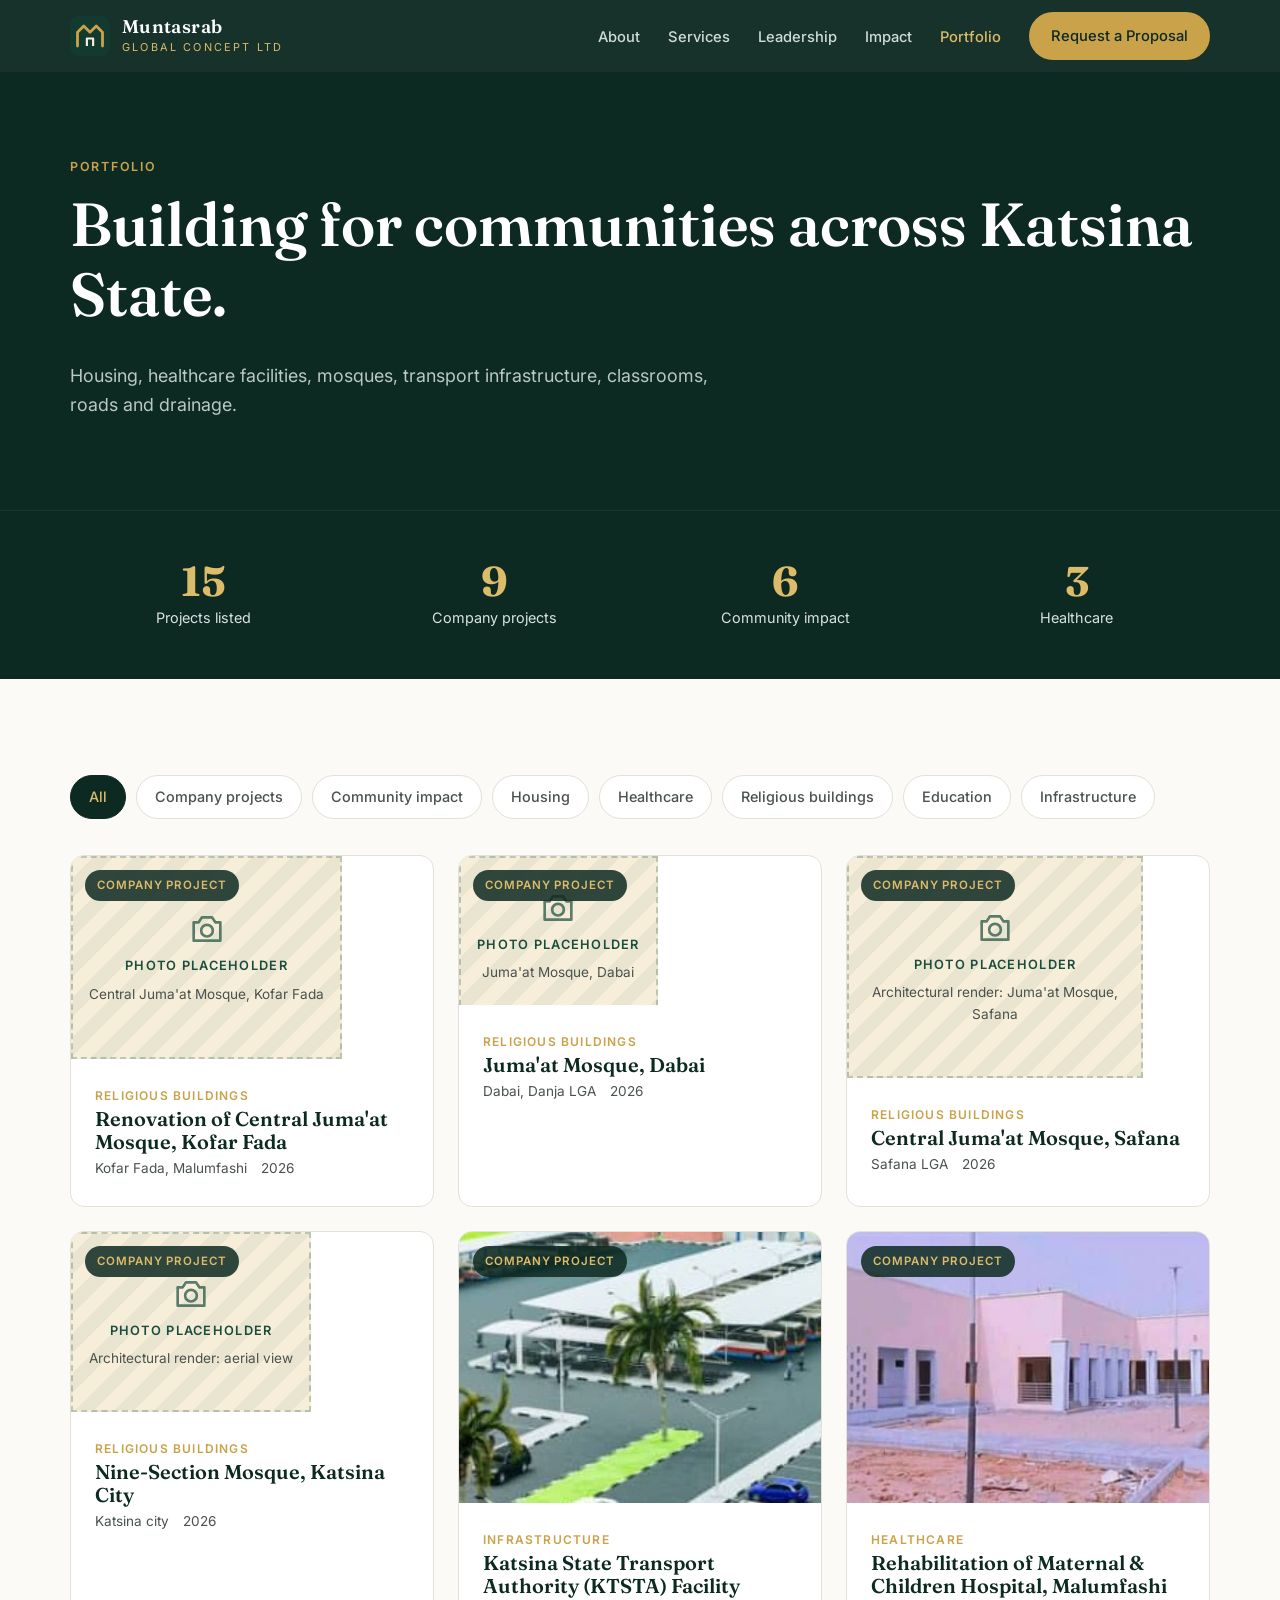
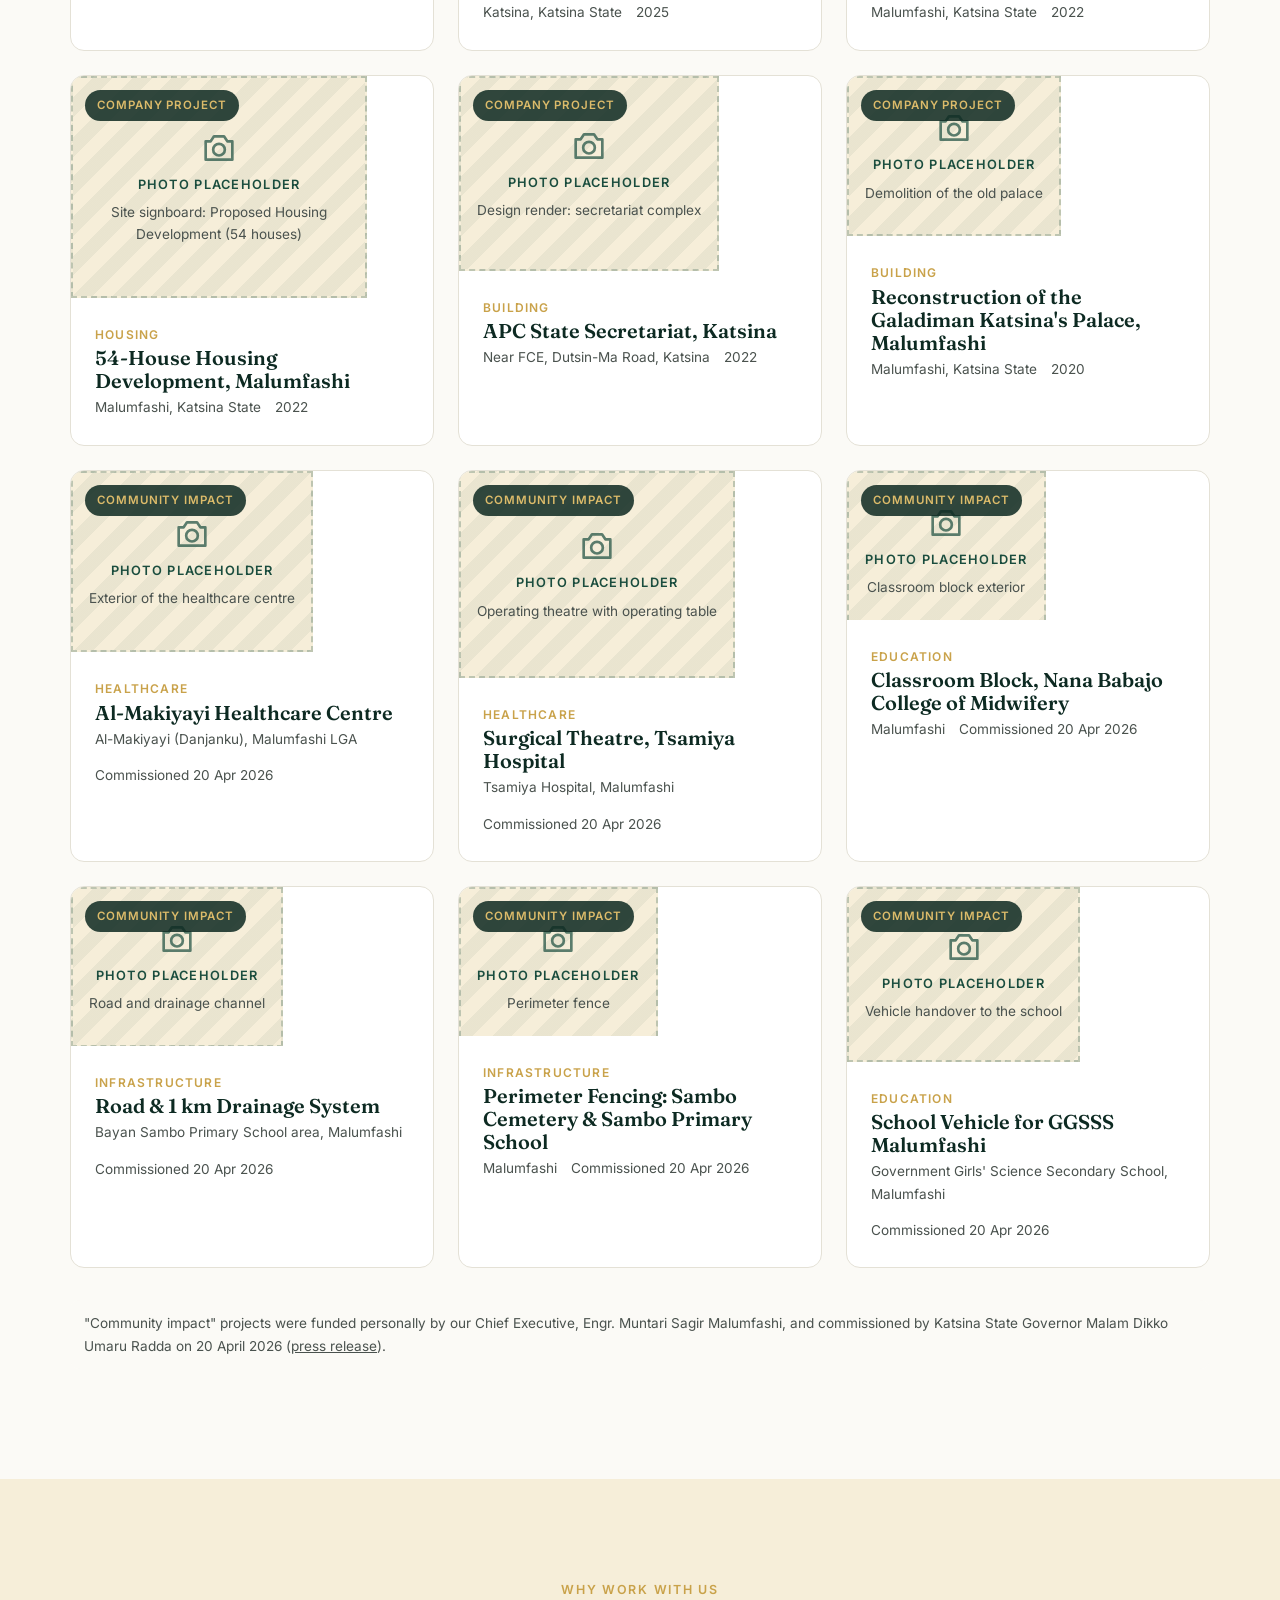
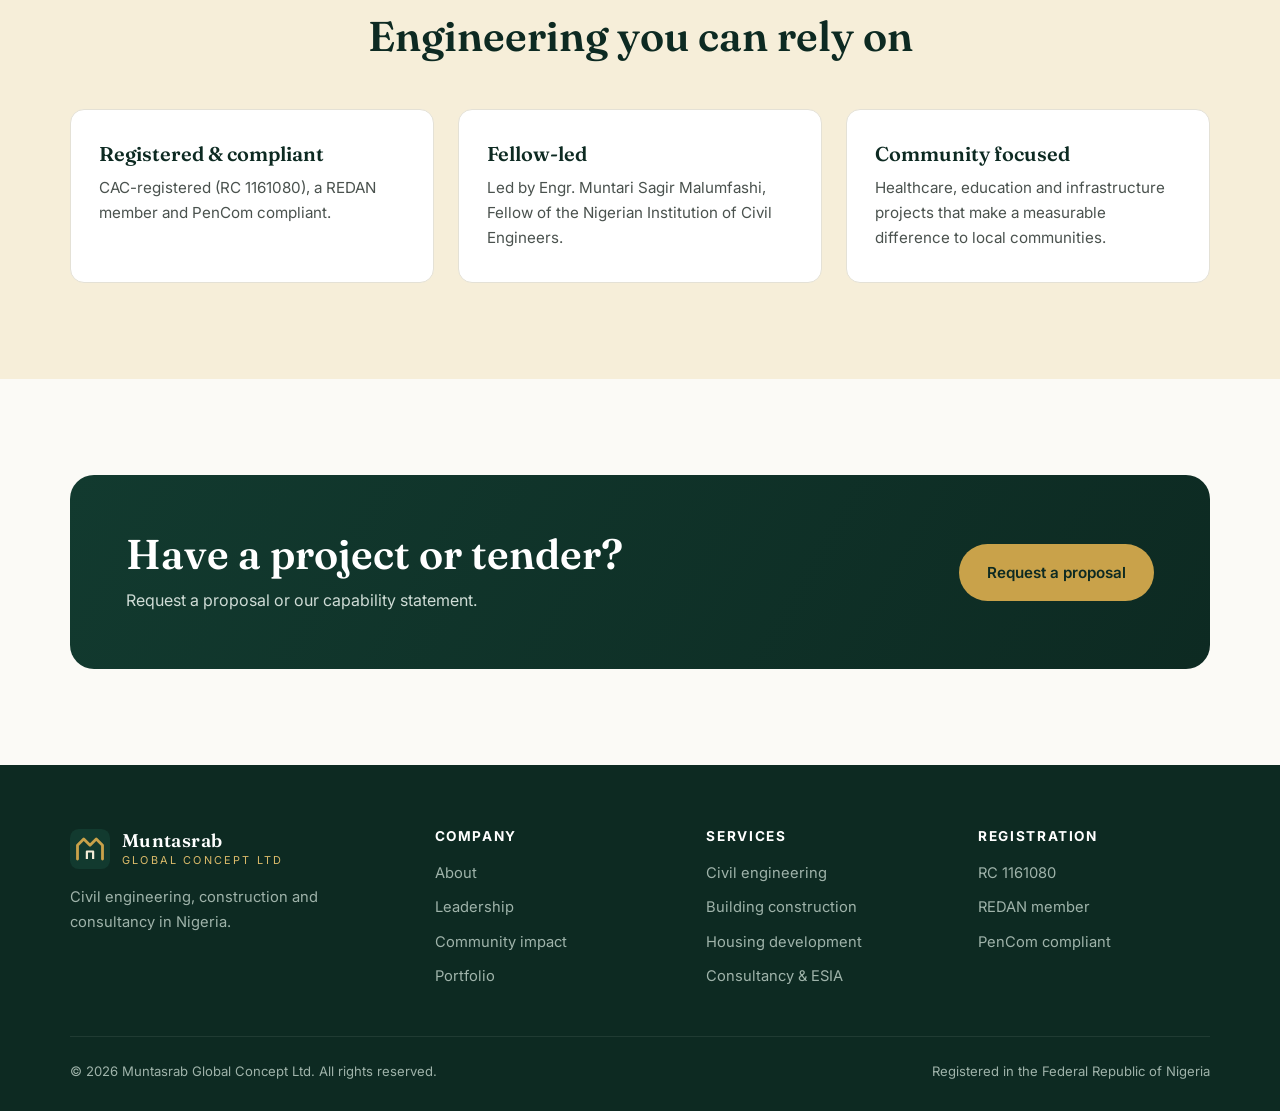
<file: portfolio.html>
<!doctype html>
<html lang="en">
<head>
  <meta charset="utf-8">
  <meta name="viewport" content="width=device-width, initial-scale=1">
  <title>Portfolio — Muntasrab Global Concept Ltd</title>
  <meta name="description" content="Projects and community impact work by Muntasrab Global Concept Ltd and its Chief Executive, Engr. Muntari Sagir Malumfashi, FNICE.">
  <link rel="icon" href="assets/logo.svg" type="image/svg+xml">
  <link rel="preconnect" href="https://fonts.googleapis.com">
  <link rel="preconnect" href="https://fonts.gstatic.com" crossorigin>
  <link href="https://fonts.googleapis.com/css2?family=Fraunces:ital,opsz,wght@0,9..144,500;0,9..144,600;1,9..144,500&family=Inter:wght@400;500;600;700&display=swap" rel="stylesheet">
  <link rel="stylesheet" href="css/styles.css">
</head>
<body>

  <header class="site-header">
    <div class="container nav">
      <a class="brand" href="index.html" aria-label="Muntasrab Global Concept — home">
        <img class="brand-mark" src="assets/logo.svg" alt="">
        <span class="brand-text">
          <span class="brand-name">Muntasrab</span><br>
          <span class="brand-sub">Global Concept Ltd</span>
        </span>
      </a>
      <button class="nav-toggle" aria-label="Open menu" aria-expanded="false" aria-controls="nav-links">
        <span></span><span></span><span></span>
      </button>
      <ul class="nav-links" id="nav-links">
        <li><a href="index.html#about">About</a></li>
        <li><a href="index.html#services">Services</a></li>
        <li><a href="index.html#leadership">Leadership</a></li>
        <li><a href="index.html#impact">Impact</a></li>
        <li><a href="portfolio.html" aria-current="page">Portfolio</a></li>
        <li><a class="btn btn--gold" href="index.html#contact">Request a Proposal</a></li>
      </ul>
    </div>
  </header>

  <main>
    <section class="page-hero">
      <div class="container">
        <span class="eyebrow">Portfolio</span>
        <h1>Building for communities across Katsina State.</h1>
        <p class="lead" style="color:#b9c9c2">Housing, healthcare facilities, mosques, transport infrastructure, classrooms, roads and drainage.</p>
      </div>
    </section>

    <!-- Counts are computed from js/projects.js (placeholder slots are not counted) -->
    <section class="section--dark" style="padding:48px 0;border-top:1px solid rgba(255,255,255,.06)">
      <div class="container stats-grid">
        <div class="stat"><strong data-stat="total">0</strong><span>Projects listed</span></div>
        <div class="stat"><strong data-stat="company">0</strong><span>Company projects</span></div>
        <div class="stat"><strong data-stat="community">0</strong><span>Community impact</span></div>
        <div class="stat"><strong data-stat="healthcare">0</strong><span>Healthcare</span></div>
      </div>
    </section>

    <section class="section">
      <div class="container">
        <div class="filters" data-filters role="group" aria-label="Filter projects">
          <button class="filter active" data-filter="all" aria-pressed="true">All</button>
          <button class="filter" data-filter="company" aria-pressed="false">Company projects</button>
          <button class="filter" data-filter="community" aria-pressed="false">Community impact</button>
          <button class="filter" data-filter="housing" aria-pressed="false">Housing</button>
          <button class="filter" data-filter="healthcare" aria-pressed="false">Healthcare</button>
          <button class="filter" data-filter="religious" aria-pressed="false">Religious buildings</button>
          <button class="filter" data-filter="education" aria-pressed="false">Education</button>
          <button class="filter" data-filter="infrastructure" aria-pressed="false">Infrastructure</button>
        </div>

        <div class="project-grid" data-project-grid></div>

        <p class="modal-note" style="margin-top:32px">"Community impact" projects were funded personally by our Chief Executive, Engr. Muntari Sagir Malumfashi, and commissioned by Katsina State Governor Malam Dikko Umaru Radda on 20 April 2026 (<a href="https://katsinastate.gov.ng/2026/04/20/governor-radda-urges-affluent-individuals-to-support-community-development/" target="_blank" rel="noopener">press release</a>).</p>
      </div>
    </section>

    <section class="section section--tint">
      <div class="container">
        <div class="section-head section-head--center reveal">
          <span class="eyebrow">Why Work With Us</span>
          <h2>Engineering you can rely on</h2>
        </div>
        <div class="grid-3">
          <article class="card reveal">
            <h3>Registered &amp; compliant</h3>
            <p>CAC-registered (RC 1161080), a REDAN member and PenCom compliant.</p>
          </article>
          <article class="card reveal">
            <h3>Fellow-led</h3>
            <p>Led by Engr. Muntari Sagir Malumfashi, Fellow of the Nigerian Institution of Civil Engineers.</p>
          </article>
          <article class="card reveal">
            <h3>Community focused</h3>
            <p>Healthcare, education and infrastructure projects that make a measurable difference to local communities.</p>
          </article>
        </div>
      </div>
    </section>

    <section class="container" style="padding:96px 20px">
      <div class="cta-band reveal">
        <div>
          <h2>Have a project or tender?</h2>
          <p>Request a proposal or our capability statement.</p>
        </div>
        <a class="btn btn--gold" href="index.html#contact">Request a proposal</a>
      </div>
    </section>
  </main>

  <!-- Project detail modal -->
  <div class="modal" id="project-modal" role="dialog" aria-modal="true" aria-labelledby="m-title">
    <div class="modal-dialog">
      <button class="modal-close" aria-label="Close">×</button>
      <div class="modal-media"></div>
      <div class="modal-body">
        <span class="eyebrow" data-m-cat></span>
        <h2 id="m-title" data-m-title></h2>
        <p data-m-summary style="color:var(--ink-soft)"></p>
        <div class="facts" data-m-facts></div>
        <div class="modal-gallery" data-m-gallery></div>
        <h3>Scope</h3>
        <ul class="scope" data-m-scope></ul>
        <p class="modal-note" data-m-note hidden>Funded personally by Engr. Muntari Sagir Malumfashi and commissioned by Governor Dikko Umaru Radda on 20 April 2026.</p>
        <div style="margin-top:28px"><a class="btn btn--green" href="index.html#contact">Discuss a similar project</a></div>
      </div>
    </div>
  </div>

  <footer class="site-footer">
    <div class="container">
      <div class="footer-grid">
        <div>
          <a class="brand" href="index.html">
            <img class="brand-mark" src="assets/logo.svg" alt="">
            <span class="brand-text"><span class="brand-name">Muntasrab</span><br><span class="brand-sub">Global Concept Ltd</span></span>
          </a>
          <p style="margin-top:16px">Civil engineering, construction and consultancy in Nigeria.</p>
        </div>
        <div>
          <h4>Company</h4>
          <ul><li><a href="index.html#about">About</a></li><li><a href="index.html#leadership">Leadership</a></li><li><a href="index.html#impact">Community impact</a></li><li><a href="portfolio.html">Portfolio</a></li></ul>
        </div>
        <div>
          <h4>Services</h4>
          <ul><li>Civil engineering</li><li>Building construction</li><li>Housing development</li><li>Consultancy &amp; ESIA</li></ul>
        </div>
        <div>
          <h4>Registration</h4>
          <ul><li>RC 1161080</li><li>REDAN member</li><li>PenCom compliant</li></ul>
        </div>
      </div>
      <div class="footer-bottom">
        <span>© <span data-year>2026</span> Muntasrab Global Concept Ltd. All rights reserved.</span>
        <span>Registered in the Federal Republic of Nigeria</span>
      </div>
    </div>
  </footer>

  <script src="js/projects.js"></script>
  <script src="js/main.js"></script>
</body>
</html>
</file>
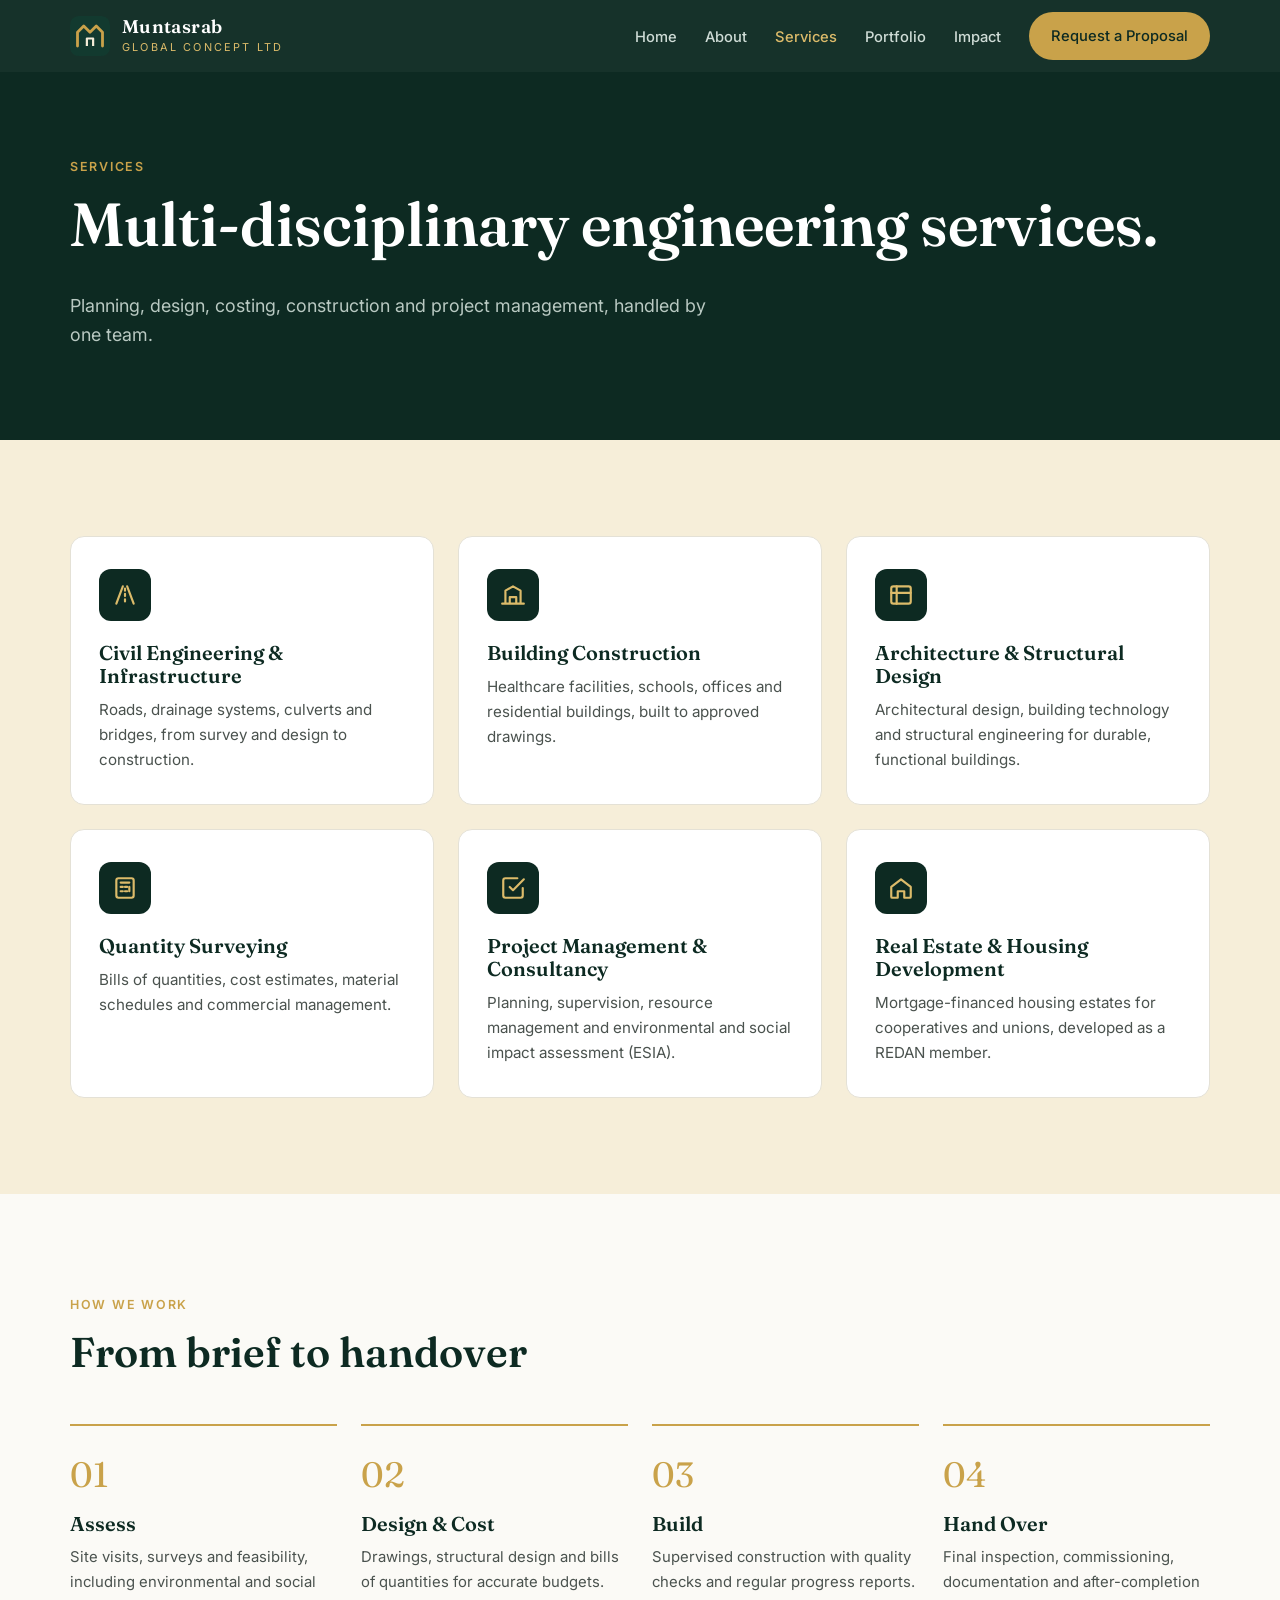
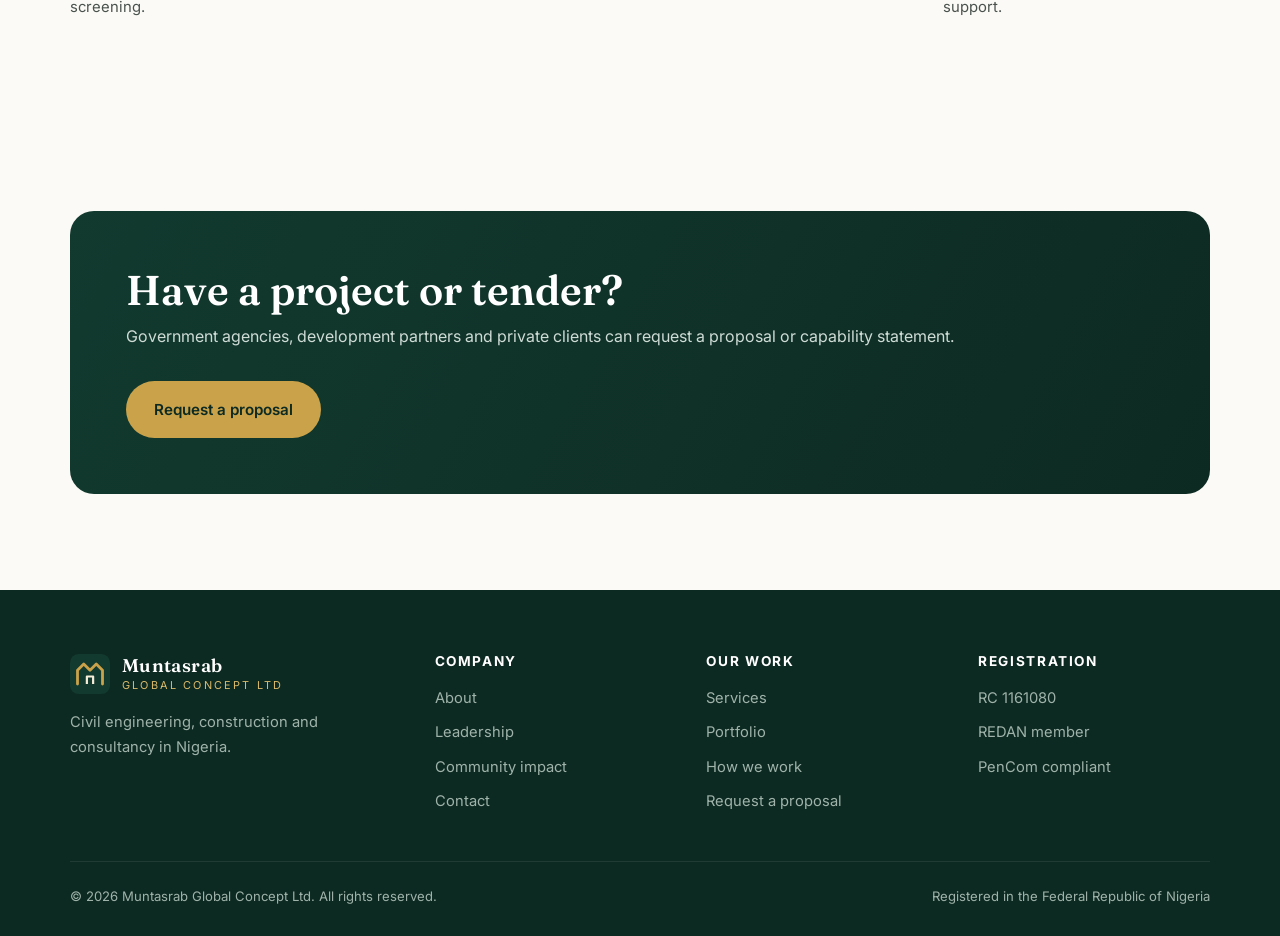
<file: services.html>
<!doctype html>
<html lang="en">
<head>
  <meta charset="utf-8">
  <meta name="viewport" content="width=device-width, initial-scale=1">
  <title>Services — Muntasrab Global Concept Ltd</title>
  <meta name="description" content="Civil engineering, building construction, design, quantity surveying, project management and housing development by Muntasrab Global Concept Ltd.">
  <link rel="icon" href="assets/logo.svg" type="image/svg+xml">
  <link rel="preconnect" href="https://fonts.googleapis.com">
  <link rel="preconnect" href="https://fonts.gstatic.com" crossorigin>
  <link href="https://fonts.googleapis.com/css2?family=Fraunces:ital,opsz,wght@0,9..144,500;0,9..144,600;1,9..144,500&family=Inter:wght@400;500;600;700&display=swap" rel="stylesheet">
  <link rel="stylesheet" href="css/styles.css">
</head>
<body>

  <header class="site-header">
    <div class="container nav">
      <a class="brand" href="index.html" aria-label="Muntasrab Global Concept — home">
        <img class="brand-mark" src="assets/logo.svg" alt="">
        <span class="brand-text">
          <span class="brand-name">Muntasrab</span><br>
          <span class="brand-sub">Global Concept Ltd</span>
        </span>
      </a>
      <button class="nav-toggle" aria-label="Open menu" aria-expanded="false" aria-controls="nav-links">
        <span></span><span></span><span></span>
      </button>
      <ul class="nav-links" id="nav-links">
        <li><a href="index.html">Home</a></li>
        <li><a href="about.html">About</a></li>
        <li><a href="services.html" aria-current="page">Services</a></li>
        <li><a href="portfolio.html">Portfolio</a></li>
        <li><a href="impact.html">Impact</a></li>
        <li><a class="btn btn--gold" href="contact.html">Request a Proposal</a></li>
      </ul>
    </div>
  </header>

  <main>
    <section class="page-hero">
      <div class="container">
        <span class="eyebrow">Services</span>
        <h1>Multi-disciplinary engineering services.</h1>
        <p class="lead" style="color:#b9c9c2">Planning, design, costing, construction and project management, handled by one team.</p>
      </div>
    </section>

    <!-- Services -->
    <!-- TODO: confirm the service list with the company -->
    <section class="section section--tint" id="services">
      <div class="container">
        <div class="grid-3">
          <article class="card reveal">
            <div class="card-icon"><svg viewBox="0 0 24 24" fill="none" stroke="currentColor" stroke-width="2" stroke-linecap="round" stroke-linejoin="round"><path d="M4 20L10 4M20 20L14 4M12 6v2M12 11v2M12 16v2"/></svg></div>
            <h3>Civil Engineering &amp; Infrastructure</h3>
            <p>Roads, drainage systems, culverts and bridges, from survey and design to construction.</p>
          </article>
          <article class="card reveal">
            <div class="card-icon"><svg viewBox="0 0 24 24" fill="none" stroke="currentColor" stroke-width="2" stroke-linecap="round" stroke-linejoin="round"><path d="M2 20h20M5 20V8l7-4 7 4v12M9 20v-6h6v6"/></svg></div>
            <h3>Building Construction</h3>
            <p>Healthcare facilities, schools, offices and residential buildings, built to approved drawings.</p>
          </article>
          <article class="card reveal">
            <div class="card-icon"><svg viewBox="0 0 24 24" fill="none" stroke="currentColor" stroke-width="2" stroke-linecap="round" stroke-linejoin="round"><rect x="3" y="4" width="18" height="16" rx="2"/><path d="M3 10h18M8 4v16"/></svg></div>
            <h3>Architecture &amp; Structural Design</h3>
            <p>Architectural design, building technology and structural engineering for durable, functional buildings.</p>
          </article>
          <article class="card reveal">
            <div class="card-icon"><svg viewBox="0 0 24 24" fill="none" stroke="currentColor" stroke-width="2" stroke-linecap="round" stroke-linejoin="round"><rect x="4" y="3" width="16" height="18" rx="2"/><path d="M8 7h8M8 11h2M12 11h2M8 15h2M12 15h2M16 11v4"/></svg></div>
            <h3>Quantity Surveying</h3>
            <p>Bills of quantities, cost estimates, material schedules and commercial management.</p>
          </article>
          <article class="card reveal">
            <div class="card-icon"><svg viewBox="0 0 24 24" fill="none" stroke="currentColor" stroke-width="2" stroke-linecap="round" stroke-linejoin="round"><path d="M9 11l3 3L22 4"/><path d="M21 12v7a2 2 0 0 1-2 2H5a2 2 0 0 1-2-2V5a2 2 0 0 1 2-2h11"/></svg></div>
            <h3>Project Management &amp; Consultancy</h3>
            <p>Planning, supervision, resource management and environmental and social impact assessment (ESIA).</p>
          </article>
          <article class="card reveal">
            <div class="card-icon"><svg viewBox="0 0 24 24" fill="none" stroke="currentColor" stroke-width="2" stroke-linecap="round" stroke-linejoin="round"><path d="M3 11l9-7 9 7v9a1 1 0 0 1-1 1h-5v-6h-6v6H4a1 1 0 0 1-1-1z"/></svg></div>
            <h3>Real Estate &amp; Housing Development</h3>
            <p>Mortgage-financed housing estates for cooperatives and unions, developed as a REDAN member.</p>
          </article>
        </div>
      </div>
    </section>

    <!-- Process -->
    <section class="section" id="process">
      <div class="container">
        <div class="section-head reveal">
          <span class="eyebrow">How We Work</span>
          <h2>From brief to handover</h2>
        </div>
        <div class="steps steps--light">
          <div class="step reveal"><h3>Assess</h3><p>Site visits, surveys and feasibility, including environmental and social screening.</p></div>
          <div class="step reveal"><h3>Design &amp; Cost</h3><p>Drawings, structural design and bills of quantities for accurate budgets.</p></div>
          <div class="step reveal"><h3>Build</h3><p>Supervised construction with quality checks and regular progress reports.</p></div>
          <div class="step reveal"><h3>Hand Over</h3><p>Final inspection, commissioning, documentation and after-completion support.</p></div>
        </div>
      </div>
    </section>

    <!-- CTA -->
    <section class="container" style="padding:96px 20px">
      <div class="cta-band reveal">
        <div>
          <h2>Have a project or tender?</h2>
          <p>Government agencies, development partners and private clients can request a proposal or capability statement.</p>
        </div>
        <a class="btn btn--gold" href="contact.html">Request a proposal</a>
      </div>
    </section>
  </main>

  <footer class="site-footer">
    <div class="container">
      <div class="footer-grid">
        <div>
          <a class="brand" href="index.html">
            <img class="brand-mark" src="assets/logo.svg" alt="">
            <span class="brand-text"><span class="brand-name">Muntasrab</span><br><span class="brand-sub">Global Concept Ltd</span></span>
          </a>
          <p style="margin-top:16px">Civil engineering, construction and consultancy in Nigeria.</p>
        </div>
        <div>
          <h4>Company</h4>
          <ul><li><a href="about.html">About</a></li><li><a href="about.html#leadership">Leadership</a></li><li><a href="impact.html">Community impact</a></li><li><a href="contact.html">Contact</a></li></ul>
        </div>
        <div>
          <h4>Our Work</h4>
          <ul><li><a href="services.html">Services</a></li><li><a href="portfolio.html">Portfolio</a></li><li><a href="services.html#process">How we work</a></li><li><a href="contact.html">Request a proposal</a></li></ul>
        </div>
        <div>
          <h4>Registration</h4>
          <ul><li>RC 1161080</li><li>REDAN member</li><li>PenCom compliant</li></ul>
        </div>
      </div>
      <div class="footer-bottom">
        <span>© <span data-year>2026</span> Muntasrab Global Concept Ltd. All rights reserved.</span>
        <span>Registered in the Federal Republic of Nigeria</span>
      </div>
    </div>
  </footer>

  <script src="js/main.js"></script>
</body>
</html>
</file>
<file: css/styles.css>
/* Muntasrab Global Concept Ltd — shared styles */
:root {
  --green-900: #0d2a22;
  --green-800: #123a2f;
  --green-700: #1a4d3e;
  --green-500: #2f7a5f;
  --gold-500: #c9a24a;
  --gold-400: #dcbb6a;
  --gold-100: #f6eed9;
  --ink: #1b1f1d;
  --ink-soft: #4a524e;
  --paper: #fbfaf6;
  --white: #ffffff;
  --line: #e4e1d6;
  --radius: 14px;
  --shadow: 0 10px 30px rgba(13, 42, 34, 0.12);
  --maxw: 1180px;
  --font-display: "Fraunces", Georgia, serif;
  --font-body: "Inter", system-ui, -apple-system, "Segoe UI", sans-serif;
}

*,
*::before,
*::after { box-sizing: border-box; }

html { scroll-behavior: smooth; }

body {
  margin: 0;
  font-family: var(--font-body);
  color: var(--ink);
  background: var(--paper);
  line-height: 1.65;
  -webkit-font-smoothing: antialiased;
}

img, svg { display: block; max-width: 100%; }

a { color: inherit; }

h1, h2, h3, h4 {
  font-family: var(--font-display);
  line-height: 1.15;
  margin: 0 0 0.5em;
  color: var(--green-900);
}

h1 { font-size: clamp(2.2rem, 5vw, 3.8rem); font-weight: 600; }
h2 { font-size: clamp(1.8rem, 3.5vw, 2.6rem); font-weight: 600; }
h3 { font-size: 1.25rem; font-weight: 600; }

p { margin: 0 0 1em; }

.container {
  width: 100%;
  max-width: var(--maxw);
  margin: 0 auto;
  padding: 0 20px;
}

.eyebrow {
  display: inline-block;
  font-size: 0.78rem;
  font-weight: 600;
  letter-spacing: 0.14em;
  text-transform: uppercase;
  color: var(--gold-500);
  margin-bottom: 0.8rem;
}

.lead { font-size: 1.12rem; color: var(--ink-soft); max-width: 640px; }

.section { padding: 96px 0; }
.section--tint { background: var(--gold-100); }
.section--dark { background: var(--green-900); color: #d9e3de; }
.section--dark h2, .section--dark h3 { color: var(--white); }

.section-head { max-width: 720px; margin-bottom: 48px; }
.section-head--center { margin-left: auto; margin-right: auto; text-align: center; }
.section-head--center .lead { margin: 0 auto; }

/* Buttons */
.btn {
  display: inline-flex;
  align-items: center;
  gap: 8px;
  padding: 14px 26px;
  border-radius: 999px;
  font-weight: 600;
  font-size: 0.95rem;
  text-decoration: none;
  border: 2px solid transparent;
  cursor: pointer;
  transition: transform 0.15s ease, background 0.2s ease, color 0.2s ease;
  font-family: inherit;
}
.btn:hover { transform: translateY(-2px); }
.btn--gold { background: var(--gold-500); color: var(--green-900); }
.btn--gold:hover { background: var(--gold-400); }
.btn--outline { border-color: currentColor; color: var(--white); background: transparent; }
.btn--outline:hover { background: rgba(255, 255, 255, 0.1); }
.btn--green { background: var(--green-800); color: var(--white); }
.btn--green:hover { background: var(--green-700); }

/* Header */
.site-header {
  position: sticky;
  top: 0;
  z-index: 50;
  background: rgba(13, 42, 34, 0.96);
  backdrop-filter: blur(8px);
  color: var(--white);
}
.nav {
  display: flex;
  align-items: center;
  justify-content: space-between;
  height: 72px;
}
.brand {
  display: flex;
  align-items: center;
  gap: 12px;
  text-decoration: none;
  color: var(--white);
}
.brand-mark {
  width: 40px;
  height: 40px;
  flex-shrink: 0;
}
.brand-text { line-height: 1.1; }
.brand-name { font-family: var(--font-display); font-weight: 600; font-size: 1.15rem; letter-spacing: 0.02em; }
.brand-sub { font-size: 0.68rem; letter-spacing: 0.2em; text-transform: uppercase; color: var(--gold-400); }

.nav-links {
  display: flex;
  gap: 28px;
  list-style: none;
  margin: 0;
  padding: 0;
  align-items: center;
}
.nav-links a {
  text-decoration: none;
  font-size: 0.92rem;
  font-weight: 500;
  color: #cfdcd6;
  transition: color 0.2s;
}
.nav-links a:hover,
.nav-links a[aria-current="page"] { color: var(--gold-400); }
.nav-links .btn { padding: 10px 20px; color: var(--green-900); }

.nav-toggle {
  display: none;
  background: none;
  border: 0;
  color: var(--white);
  padding: 8px;
  cursor: pointer;
}
.nav-toggle span {
  display: block;
  width: 24px;
  height: 2px;
  background: currentColor;
  margin: 5px 0;
  transition: transform 0.2s, opacity 0.2s;
}

@media (max-width: 860px) {
  .nav-toggle { display: block; }
  .nav-links {
    position: absolute;
    top: 72px;
    left: 0;
    right: 0;
    flex-direction: column;
    align-items: flex-start;
    gap: 0;
    background: var(--green-900);
    padding: 8px 20px 24px;
    display: none;
  }
  .nav-links.open { display: flex; }
  .nav-links li { width: 100%; }
  .nav-links a { display: block; padding: 12px 0; }
  .nav-links .btn { margin-top: 8px; display: inline-flex; }
}

/* Hero */
.hero {
  position: relative;
  background: var(--green-900);
  color: #d9e3de;
  overflow: hidden;
}
.hero-inner {
  display: grid;
  grid-template-columns: 1.1fr 0.9fr;
  gap: 48px;
  align-items: center;
  padding: 96px 20px 110px;
}
.hero h1 { color: var(--white); }
.hero h1 em { font-style: italic; color: var(--gold-400); }
.hero .lead { color: #b9c9c2; }
.hero-actions { display: flex; flex-wrap: wrap; gap: 14px; margin-top: 28px; }
.hero-art { position: relative; }
.hero-art svg { width: 100%; height: auto; }
.hero-badge {
  position: absolute;
  bottom: -10px;
  left: -10px;
  background: var(--white);
  color: var(--green-900);
  border-radius: var(--radius);
  padding: 14px 18px;
  box-shadow: var(--shadow);
  font-size: 0.85rem;
  display: flex;
  gap: 12px;
  align-items: center;
}
.hero-badge strong { display: block; font-family: var(--font-display); font-size: 1.05rem; }

@media (max-width: 860px) {
  .hero-inner { grid-template-columns: 1fr; padding: 64px 20px 80px; }
  .hero-art { max-width: 460px; }
}

/* Credentials strip */
.creds {
  background: var(--green-800);
  color: #cfdcd6;
  padding: 26px 0;
}
.creds-grid {
  display: grid;
  grid-template-columns: repeat(4, 1fr);
  gap: 20px;
  text-align: center;
}
.creds-grid strong {
  display: block;
  font-family: var(--font-display);
  color: var(--gold-400);
  font-size: 1.3rem;
}
.creds-grid span { font-size: 0.82rem; letter-spacing: 0.04em; }
@media (max-width: 720px) { .creds-grid { grid-template-columns: repeat(2, 1fr); } }

/* About */
.split {
  display: grid;
  grid-template-columns: 1fr 1fr;
  gap: 64px;
  align-items: center;
}
@media (max-width: 860px) { .split { grid-template-columns: 1fr; gap: 40px; } }

.value-list { list-style: none; padding: 0; margin: 24px 0 0; display: grid; gap: 16px; }
.value-list li { display: flex; gap: 14px; align-items: flex-start; }
.value-list .tick {
  flex-shrink: 0;
  width: 28px;
  height: 28px;
  border-radius: 50%;
  background: var(--gold-100);
  color: var(--green-700);
  display: grid;
  place-items: center;
  font-weight: 700;
  font-size: 0.85rem;
}

.about-card {
  background: var(--green-900);
  border-radius: 22px;
  padding: 40px;
  color: #cfdcd6;
  position: relative;
  overflow: hidden;
}
.about-card h3 { color: var(--white); }
.about-card .quote { font-family: var(--font-display); font-size: 1.4rem; color: var(--white); line-height: 1.4; }
.about-card .pattern { position: absolute; right: -40px; top: -40px; opacity: 0.12; width: 220px; }

/* Cards */
.grid-3 {
  display: grid;
  grid-template-columns: repeat(3, 1fr);
  gap: 24px;
}
@media (max-width: 960px) { .grid-3 { grid-template-columns: repeat(2, 1fr); } }
@media (max-width: 620px) { .grid-3 { grid-template-columns: 1fr; } }

.card {
  background: var(--white);
  border: 1px solid var(--line);
  border-radius: var(--radius);
  padding: 32px 28px;
  transition: transform 0.2s ease, box-shadow 0.2s ease, border-color 0.2s;
}
.card:hover { transform: translateY(-4px); box-shadow: var(--shadow); border-color: transparent; }
.card-icon {
  width: 52px;
  height: 52px;
  border-radius: 12px;
  background: var(--green-900);
  color: var(--gold-400);
  display: grid;
  place-items: center;
  margin-bottom: 20px;
}
.card-icon svg { width: 26px; height: 26px; }
.card p { color: var(--ink-soft); font-size: 0.95rem; margin: 0; }

/* Process */
.steps {
  display: grid;
  grid-template-columns: repeat(4, 1fr);
  gap: 24px;
  counter-reset: step;
}
@media (max-width: 960px) { .steps { grid-template-columns: repeat(2, 1fr); } }
@media (max-width: 560px) { .steps { grid-template-columns: 1fr; } }
.step {
  border-top: 2px solid var(--gold-500);
  padding-top: 20px;
}
.step::before {
  counter-increment: step;
  content: "0" counter(step);
  display: block;
  font-family: var(--font-display);
  font-size: 2.2rem;
  color: var(--gold-400);
  margin-bottom: 8px;
}
.step p { font-size: 0.93rem; color: #b9c9c2; margin: 0; }

/* Project cards (shared with portfolio) */
.project-grid {
  display: grid;
  grid-template-columns: repeat(3, 1fr);
  gap: 24px;
}
@media (max-width: 960px) { .project-grid { grid-template-columns: repeat(2, 1fr); } }
@media (max-width: 620px) { .project-grid { grid-template-columns: 1fr; } }

.project {
  background: var(--white);
  border-radius: var(--radius);
  overflow: hidden;
  border: 1px solid var(--line);
  cursor: pointer;
  text-align: left;
  padding: 0;
  font: inherit;
  color: inherit;
  display: flex;
  flex-direction: column;
  transition: transform 0.2s ease, box-shadow 0.2s ease;
}
.project:hover,
.project:focus-visible { transform: translateY(-4px); box-shadow: var(--shadow); }
.project:focus-visible { outline: 3px solid var(--gold-500); outline-offset: 2px; }
.project-media {
  aspect-ratio: 4 / 3;
  position: relative;
  overflow: hidden;
}
.project-media svg,
.project-media img { width: 100%; height: 100%; object-fit: cover; }
.project-tag {
  position: absolute;
  top: 14px;
  left: 14px;
  background: rgba(13, 42, 34, 0.85);
  color: var(--gold-400);
  font-size: 0.72rem;
  font-weight: 600;
  letter-spacing: 0.08em;
  text-transform: uppercase;
  padding: 6px 12px;
  border-radius: 999px;
}
.project-body { padding: 22px 24px 26px; }
.project-body h3 { margin-bottom: 4px; }
.project-meta { font-size: 0.85rem; color: var(--ink-soft); display: flex; gap: 14px; flex-wrap: wrap; }

.sample-note {
  background: #fff7e0;
  border: 1px dashed var(--gold-500);
  color: #6b5518;
  font-size: 0.85rem;
  padding: 12px 16px;
  border-radius: 10px;
  margin-bottom: 28px;
}

/* CTA band */
.cta-band {
  background: linear-gradient(120deg, var(--green-800), var(--green-900));
  border-radius: 24px;
  padding: 56px;
  display: flex;
  justify-content: space-between;
  align-items: center;
  gap: 32px;
  color: #cfdcd6;
  flex-wrap: wrap;
}
.cta-band h2 { color: var(--white); margin-bottom: 8px; }
.cta-band p { margin: 0; }
@media (max-width: 620px) { .cta-band { padding: 36px 24px; } }

/* Contact */
.contact-grid {
  display: grid;
  grid-template-columns: 0.9fr 1.1fr;
  gap: 48px;
}
@media (max-width: 860px) { .contact-grid { grid-template-columns: 1fr; } }
.contact-list { list-style: none; padding: 0; margin: 24px 0 0; display: grid; gap: 20px; }
.contact-list li { display: flex; gap: 16px; }
.contact-list .ico {
  width: 44px; height: 44px; border-radius: 12px; flex-shrink: 0;
  background: var(--green-900); color: var(--gold-400);
  display: grid; place-items: center;
}
.contact-list .ico svg { width: 20px; height: 20px; }
.contact-list small { display: block; color: var(--ink-soft); font-size: 0.8rem; text-transform: uppercase; letter-spacing: 0.08em; }

.form {
  background: var(--white);
  border: 1px solid var(--line);
  border-radius: 20px;
  padding: 36px;
  display: grid;
  gap: 18px;
}
@media (max-width: 560px) { .form { padding: 24px; } }
.form-row { display: grid; grid-template-columns: 1fr 1fr; gap: 18px; }
@media (max-width: 560px) { .form-row { grid-template-columns: 1fr; } }
.field label { display: block; font-size: 0.85rem; font-weight: 600; margin-bottom: 6px; }
.field input,
.field select,
.field textarea {
  width: 100%;
  padding: 13px 14px;
  border: 1px solid var(--line);
  border-radius: 10px;
  font: inherit;
  background: var(--paper);
  color: var(--ink);
}
.field input:focus,
.field select:focus,
.field textarea:focus { outline: 2px solid var(--gold-500); border-color: transparent; }
.field textarea { min-height: 130px; resize: vertical; }
.form-status { font-size: 0.9rem; color: var(--green-700); min-height: 1.2em; margin: 0; }

/* Footer */
.site-footer {
  background: var(--green-900);
  color: #9fb3aa;
  padding: 64px 0 28px;
  font-size: 0.92rem;
}
.footer-grid {
  display: grid;
  grid-template-columns: 1.4fr 1fr 1fr 1fr;
  gap: 40px;
  margin-bottom: 48px;
}
@media (max-width: 860px) { .footer-grid { grid-template-columns: 1fr 1fr; } }
@media (max-width: 520px) { .footer-grid { grid-template-columns: 1fr; } }
.site-footer h4 { color: var(--white); font-family: var(--font-body); font-size: 0.85rem; text-transform: uppercase; letter-spacing: 0.12em; margin-bottom: 16px; }
.site-footer ul { list-style: none; padding: 0; margin: 0; display: grid; gap: 10px; }
.site-footer a { text-decoration: none; }
.site-footer a:hover { color: var(--gold-400); }
.footer-bottom {
  border-top: 1px solid rgba(255, 255, 255, 0.08);
  padding-top: 24px;
  display: flex;
  justify-content: space-between;
  gap: 16px;
  flex-wrap: wrap;
  font-size: 0.82rem;
}

/* Portfolio page */
.page-hero {
  background: var(--green-900);
  color: #b9c9c2;
  padding: 80px 0 72px;
}
.page-hero h1 { color: var(--white); }

.filters {
  display: flex;
  flex-wrap: wrap;
  gap: 10px;
  margin-bottom: 36px;
}
.filter {
  border: 1px solid var(--line);
  background: var(--white);
  border-radius: 999px;
  padding: 9px 18px;
  font: inherit;
  font-size: 0.9rem;
  font-weight: 500;
  cursor: pointer;
  color: var(--ink-soft);
  transition: all 0.2s;
}
.filter:hover { border-color: var(--green-700); color: var(--green-800); }
.filter.active { background: var(--green-900); border-color: var(--green-900); color: var(--gold-400); }

.stats-grid {
  display: grid;
  grid-template-columns: repeat(4, 1fr);
  gap: 24px;
  text-align: center;
}
@media (max-width: 720px) { .stats-grid { grid-template-columns: repeat(2, 1fr); } }
.stat strong { display: block; font-family: var(--font-display); font-size: 2.6rem; color: var(--gold-400); line-height: 1.1; }
.stat span { font-size: 0.9rem; }

.testimonial {
  background: var(--white);
  border-radius: var(--radius);
  padding: 32px;
  border: 1px solid var(--line);
}
.testimonial blockquote { margin: 0 0 20px; font-family: var(--font-display); font-size: 1.1rem; color: var(--green-900); line-height: 1.5; }
.testimonial cite { font-style: normal; font-size: 0.88rem; color: var(--ink-soft); }
.testimonial cite strong { display: block; color: var(--ink); }

/* Modal */
.modal {
  position: fixed;
  inset: 0;
  z-index: 100;
  background: rgba(8, 24, 19, 0.75);
  display: none;
  align-items: center;
  justify-content: center;
  padding: 20px;
}
.modal.open { display: flex; }
.modal-dialog {
  background: var(--white);
  border-radius: 20px;
  max-width: 820px;
  width: 100%;
  max-height: 90vh;
  overflow-y: auto;
  position: relative;
}
.modal-media { aspect-ratio: 16 / 8; overflow: hidden; }
.modal-media svg, .modal-media img { width: 100%; height: 100%; object-fit: cover; }
.modal-body { padding: 32px 36px 36px; }
@media (max-width: 560px) { .modal-body { padding: 24px; } }
.modal-close {
  position: absolute;
  top: 14px;
  right: 14px;
  width: 40px;
  height: 40px;
  border-radius: 50%;
  border: 0;
  background: rgba(255, 255, 255, 0.92);
  cursor: pointer;
  font-size: 1.4rem;
  line-height: 1;
  color: var(--green-900);
}
.facts {
  display: grid;
  grid-template-columns: repeat(auto-fit, minmax(150px, 1fr));
  gap: 16px;
  margin: 20px 0 24px;
  padding: 20px;
  background: var(--paper);
  border-radius: 12px;
}
.facts small { display: block; color: var(--ink-soft); font-size: 0.75rem; text-transform: uppercase; letter-spacing: 0.08em; }
.facts strong { font-size: 0.98rem; }
.scope { display: flex; flex-wrap: wrap; gap: 8px; list-style: none; padding: 0; margin: 12px 0 0; }
.scope li { background: var(--gold-100); color: var(--green-800); padding: 6px 12px; border-radius: 999px; font-size: 0.82rem; font-weight: 500; }

/* Reveal on scroll */
.reveal { opacity: 0; transform: translateY(18px); transition: opacity 0.6s ease, transform 0.6s ease; }
.reveal.visible { opacity: 1; transform: none; }
@media (prefers-reduced-motion: reduce) {
  html { scroll-behavior: auto; }
  .reveal { opacity: 1; transform: none; transition: none; }
  .btn, .card, .project { transition: none; }
}

.visually-hidden {
  position: absolute !important;
  width: 1px; height: 1px;
  overflow: hidden;
  clip: rect(0 0 0 0);
  white-space: nowrap;
}

/* ---------- Photo placeholders ---------- */
.photo-ph {
  width: 100%;
  height: 100%;
  min-height: 160px;
  display: flex;
  flex-direction: column;
  align-items: center;
  justify-content: center;
  gap: 6px;
  padding: 16px;
  text-align: center;
  color: var(--green-700);
  background:
    repeating-linear-gradient(135deg, transparent 0 14px, rgba(26, 77, 62, 0.06) 14px 28px),
    var(--gold-100);
  border: 2px dashed rgba(26, 77, 62, 0.25);
}
.photo-ph svg { width: 40px; height: 40px; opacity: 0.7; }
.photo-ph span { font-weight: 600; font-size: 0.8rem; letter-spacing: 0.1em; text-transform: uppercase; }
.photo-ph small { font-size: 0.85rem; color: var(--ink-soft); max-width: 260px; }
.section--dark .photo-ph { background: repeating-linear-gradient(135deg, transparent 0 14px, rgba(255,255,255,0.04) 14px 28px), var(--green-800); color: var(--gold-400); border-color: rgba(220,187,106,0.35); }
.section--dark .photo-ph small { color: #b9c9c2; }

.project-cat { font-size: 0.75rem; font-weight: 600; letter-spacing: 0.1em; text-transform: uppercase; color: var(--gold-500); }
.project--slot { border-style: dashed; }
.project--slot h3 { color: var(--ink-soft); }

/* ---------- Leadership ---------- */
.leader {
  display: grid;
  grid-template-columns: 320px 1fr;
  gap: 48px;
  align-items: center;
}
@media (max-width: 860px) { .leader { grid-template-columns: 1fr; gap: 28px; } }
.leader-photo { aspect-ratio: 4 / 5; border-radius: 20px; overflow: hidden; max-width: 320px; }
.leader-photo img { width: 100%; height: 100%; object-fit: cover; }
.leader-role { font-size: 0.95rem; color: var(--gold-500); font-weight: 600; margin-bottom: 18px; }
.leader .creds-list { display: flex; flex-wrap: wrap; gap: 8px; list-style: none; padding: 0; margin: 20px 0 0; }
.leader .creds-list li { background: var(--white); border: 1px solid var(--line); padding: 7px 14px; border-radius: 999px; font-size: 0.85rem; font-weight: 500; }

/* ---------- Community impact ---------- */
.impact-grid {
  display: grid;
  grid-template-columns: 1.1fr 0.9fr;
  gap: 48px;
  align-items: start;
}
@media (max-width: 900px) { .impact-grid { grid-template-columns: 1fr; } }
.impact-list { list-style: none; padding: 0; margin: 0; display: grid; gap: 14px; }
.impact-list li {
  display: flex; gap: 14px; align-items: flex-start;
  padding: 16px 18px; border-radius: 12px;
  background: rgba(255, 255, 255, 0.05);
  border: 1px solid rgba(255, 255, 255, 0.08);
}
.impact-list .dot { flex-shrink: 0; width: 10px; height: 10px; margin-top: 8px; border-radius: 50%; background: var(--gold-400); }
.impact-list strong { color: var(--white); display: block; }
.impact-list span { font-size: 0.92rem; }
.impact-photos { display: grid; grid-template-columns: 1fr 1fr; gap: 12px; }
.impact-photos > div { aspect-ratio: 4 / 3; border-radius: 12px; overflow: hidden; }
.impact-photos > div:first-child { grid-column: span 2; aspect-ratio: 16 / 9; }
.pull-quote {
  margin: 32px 0 0;
  padding-left: 20px;
  border-left: 3px solid var(--gold-500);
  font-family: var(--font-display);
  font-size: 1.2rem;
  line-height: 1.5;
  color: var(--white);
}
.pull-quote cite { display: block; margin-top: 10px; font-family: var(--font-body); font-size: 0.85rem; font-style: normal; color: #9fb3aa; }
.source-note { font-size: 0.82rem; color: #9fb3aa; margin-top: 20px; }
.source-note a { color: var(--gold-400); }

/* ---------- Modal gallery ---------- */
.modal-gallery { display: grid; grid-template-columns: repeat(auto-fill, minmax(140px, 1fr)); gap: 10px; margin: 0 0 20px; }
.modal-gallery:empty { display: none; }
.modal-gallery figure { margin: 0; aspect-ratio: 4 / 3; border-radius: 10px; overflow: hidden; }
.modal-gallery .photo-ph { min-height: 0; padding: 8px; }
.modal-gallery .photo-ph svg { width: 24px; height: 24px; }
.modal-gallery .photo-ph span { display: none; }
.modal-gallery .photo-ph small { font-size: 0.72rem; }
.modal-note { font-size: 0.85rem; color: var(--ink-soft); background: var(--paper); border-radius: 10px; padding: 12px 14px; margin-top: 20px; }
.steps--light .step p { color: var(--ink-soft); }
.steps--light .step::before { color: var(--gold-500); }
</file>
